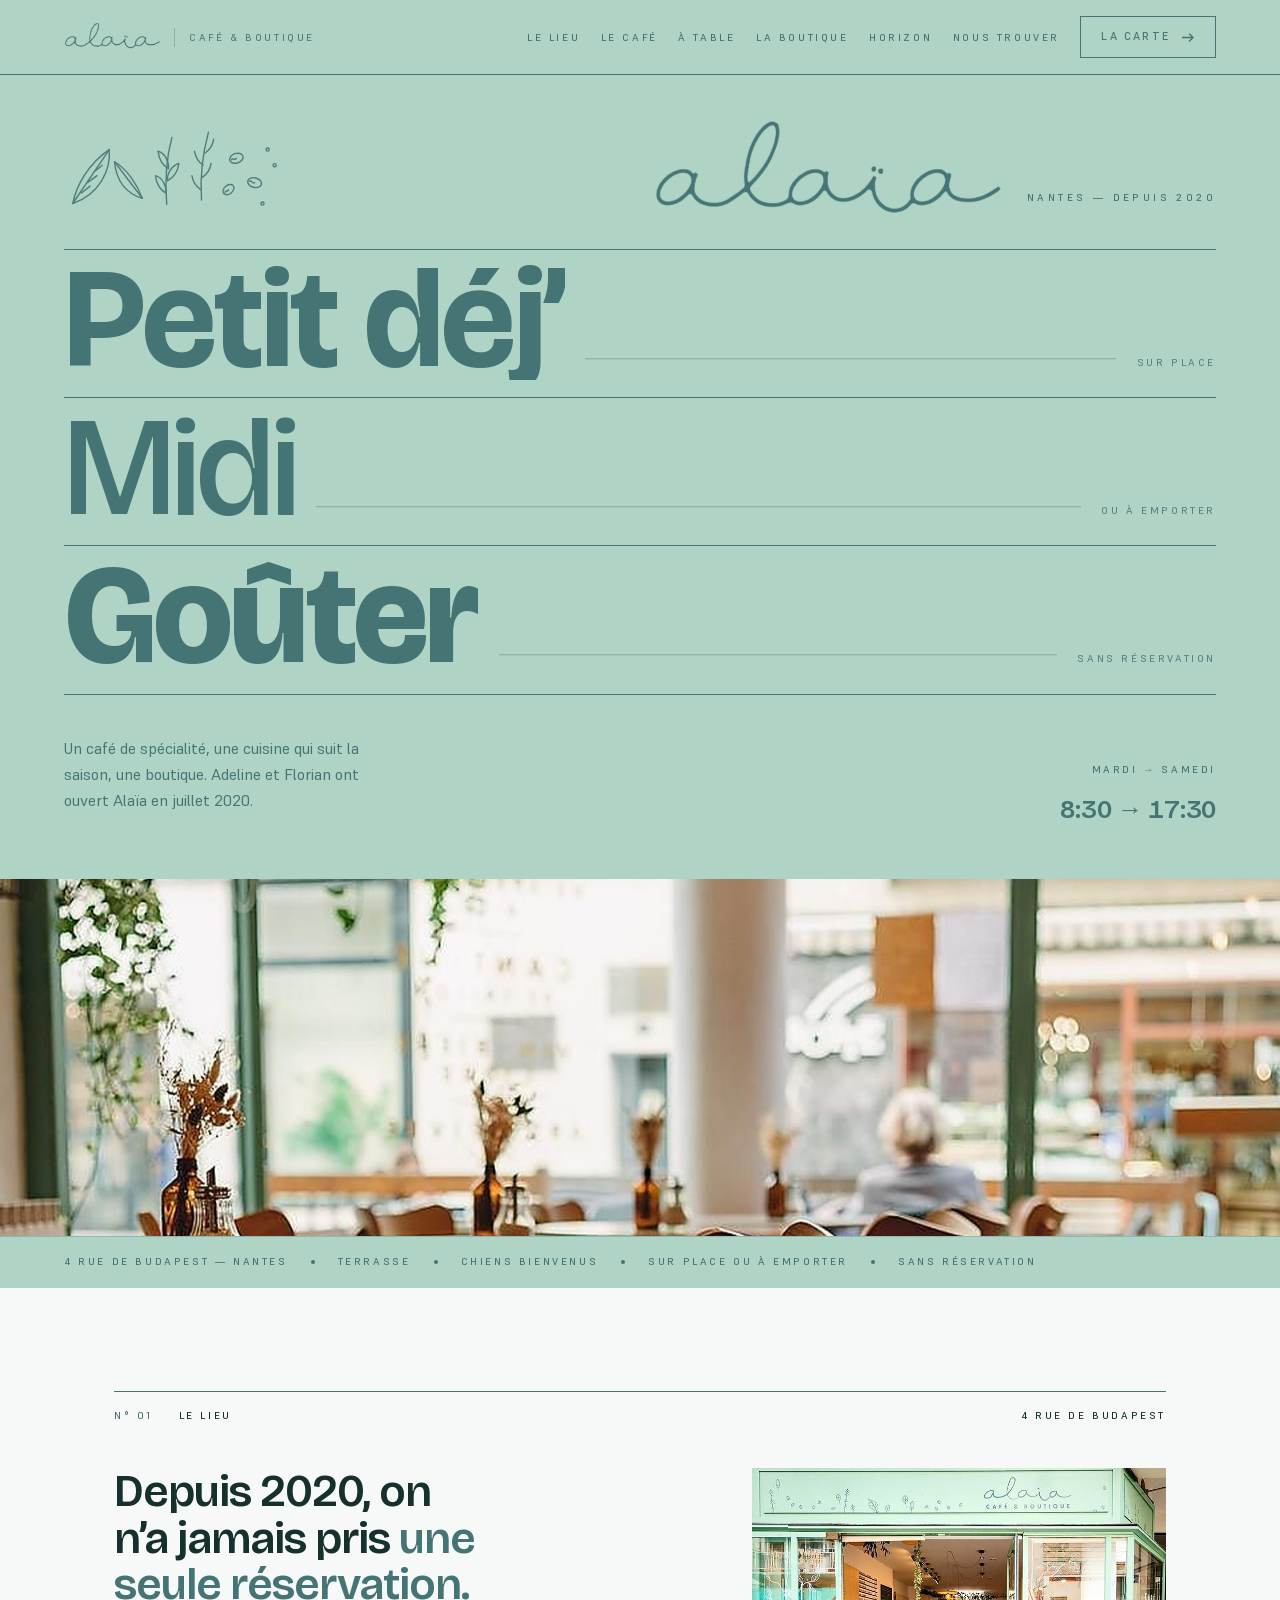
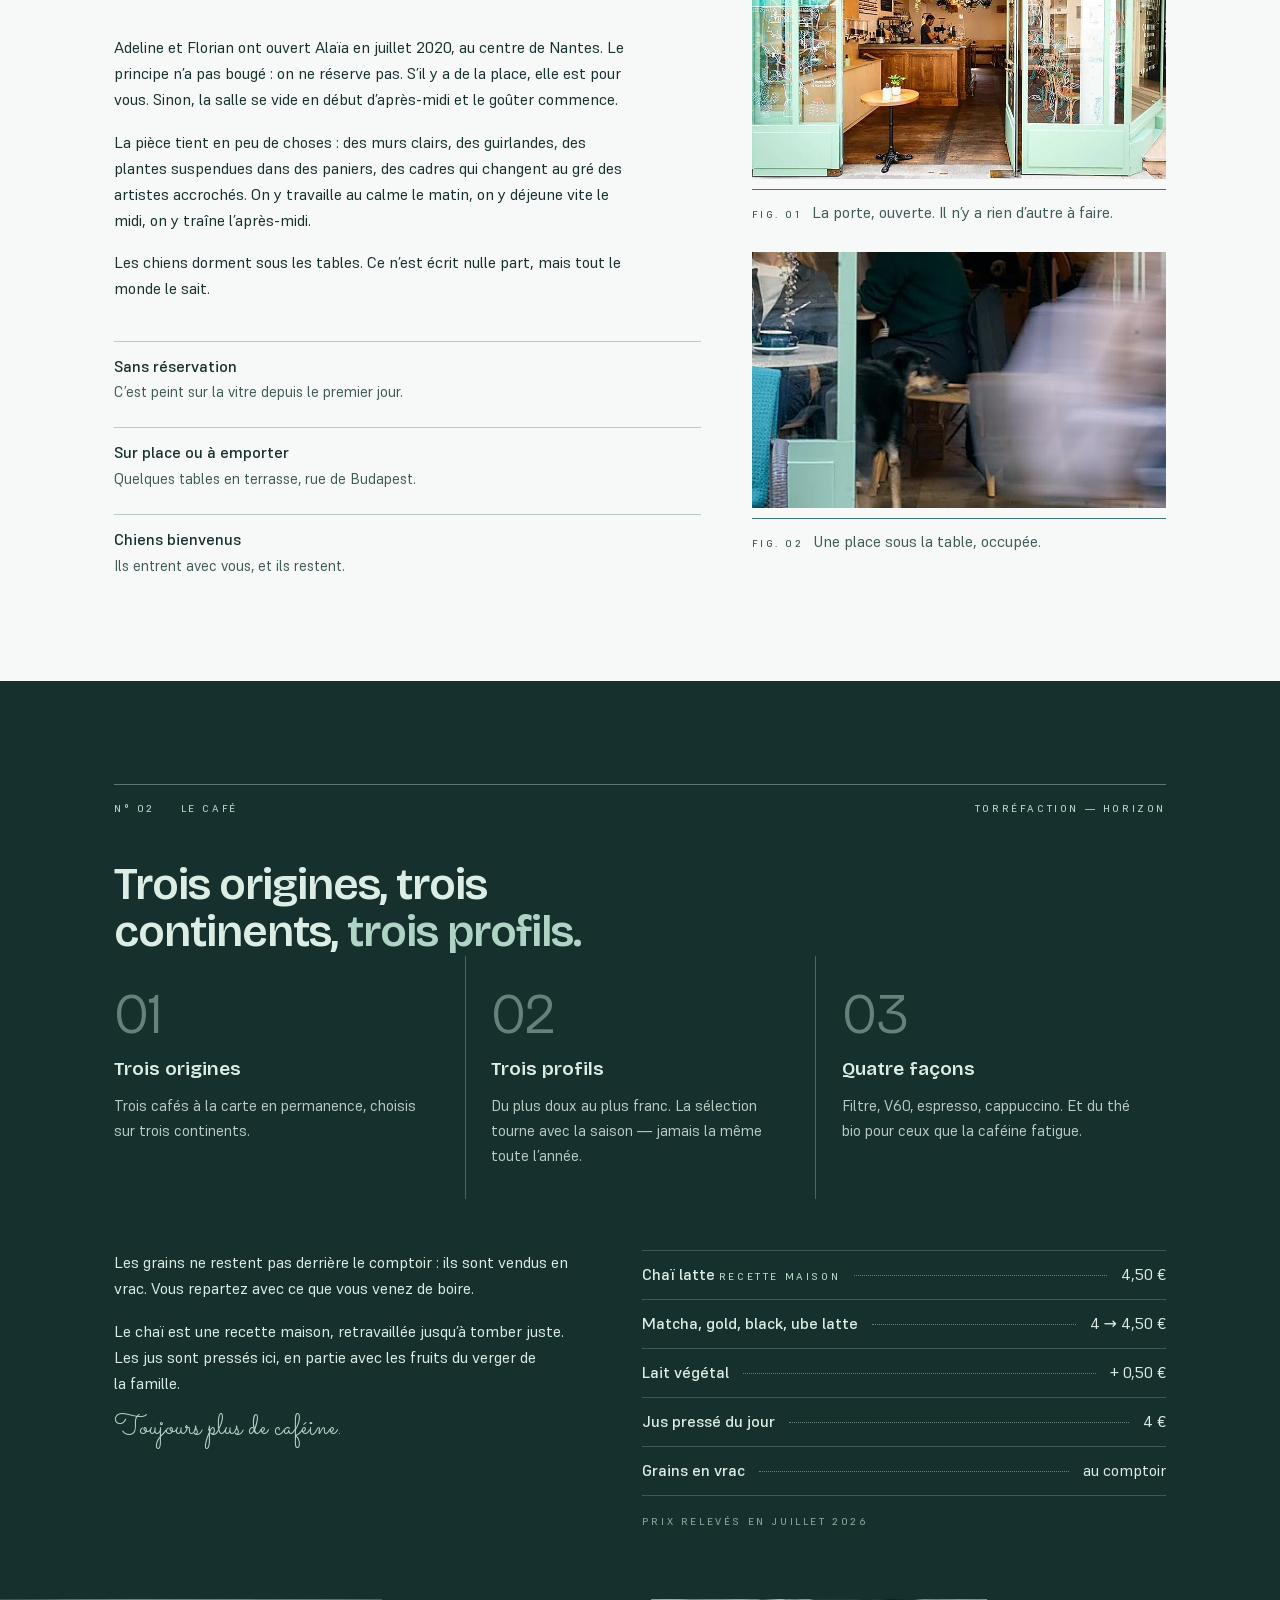
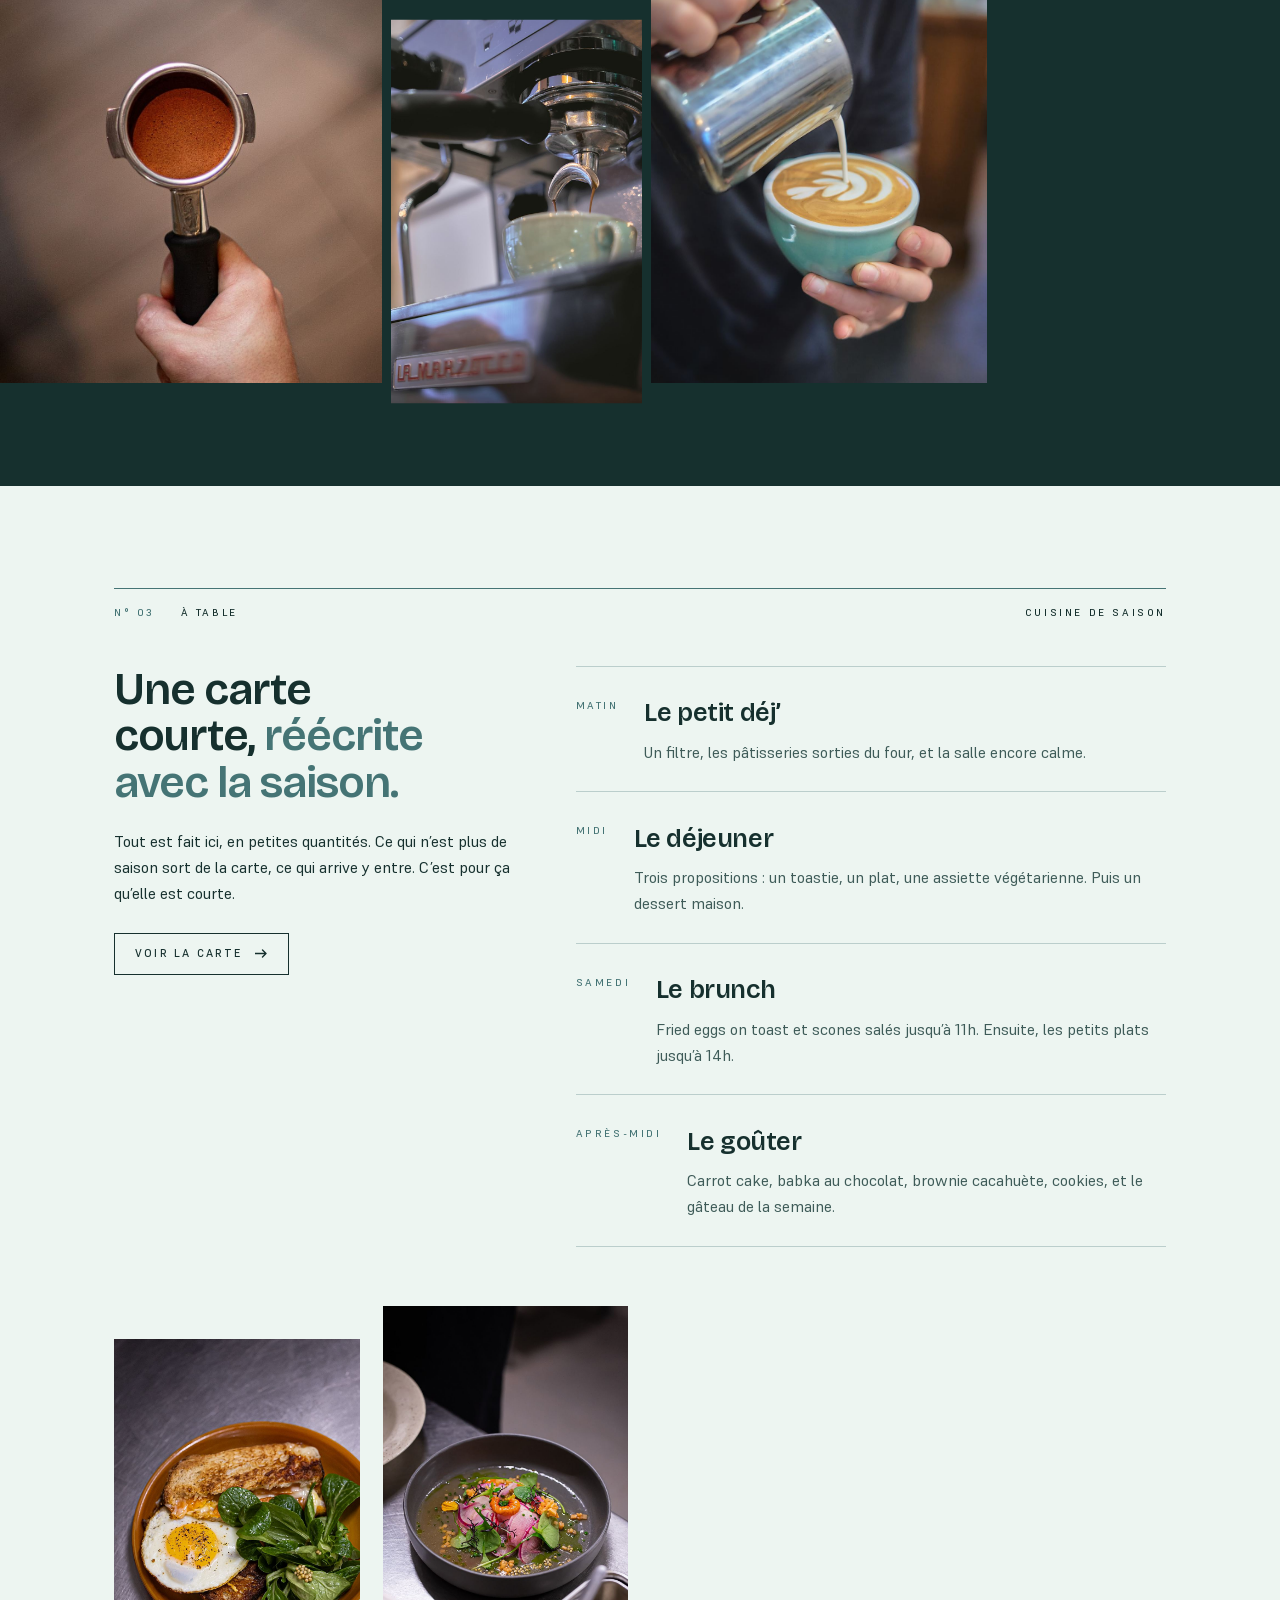
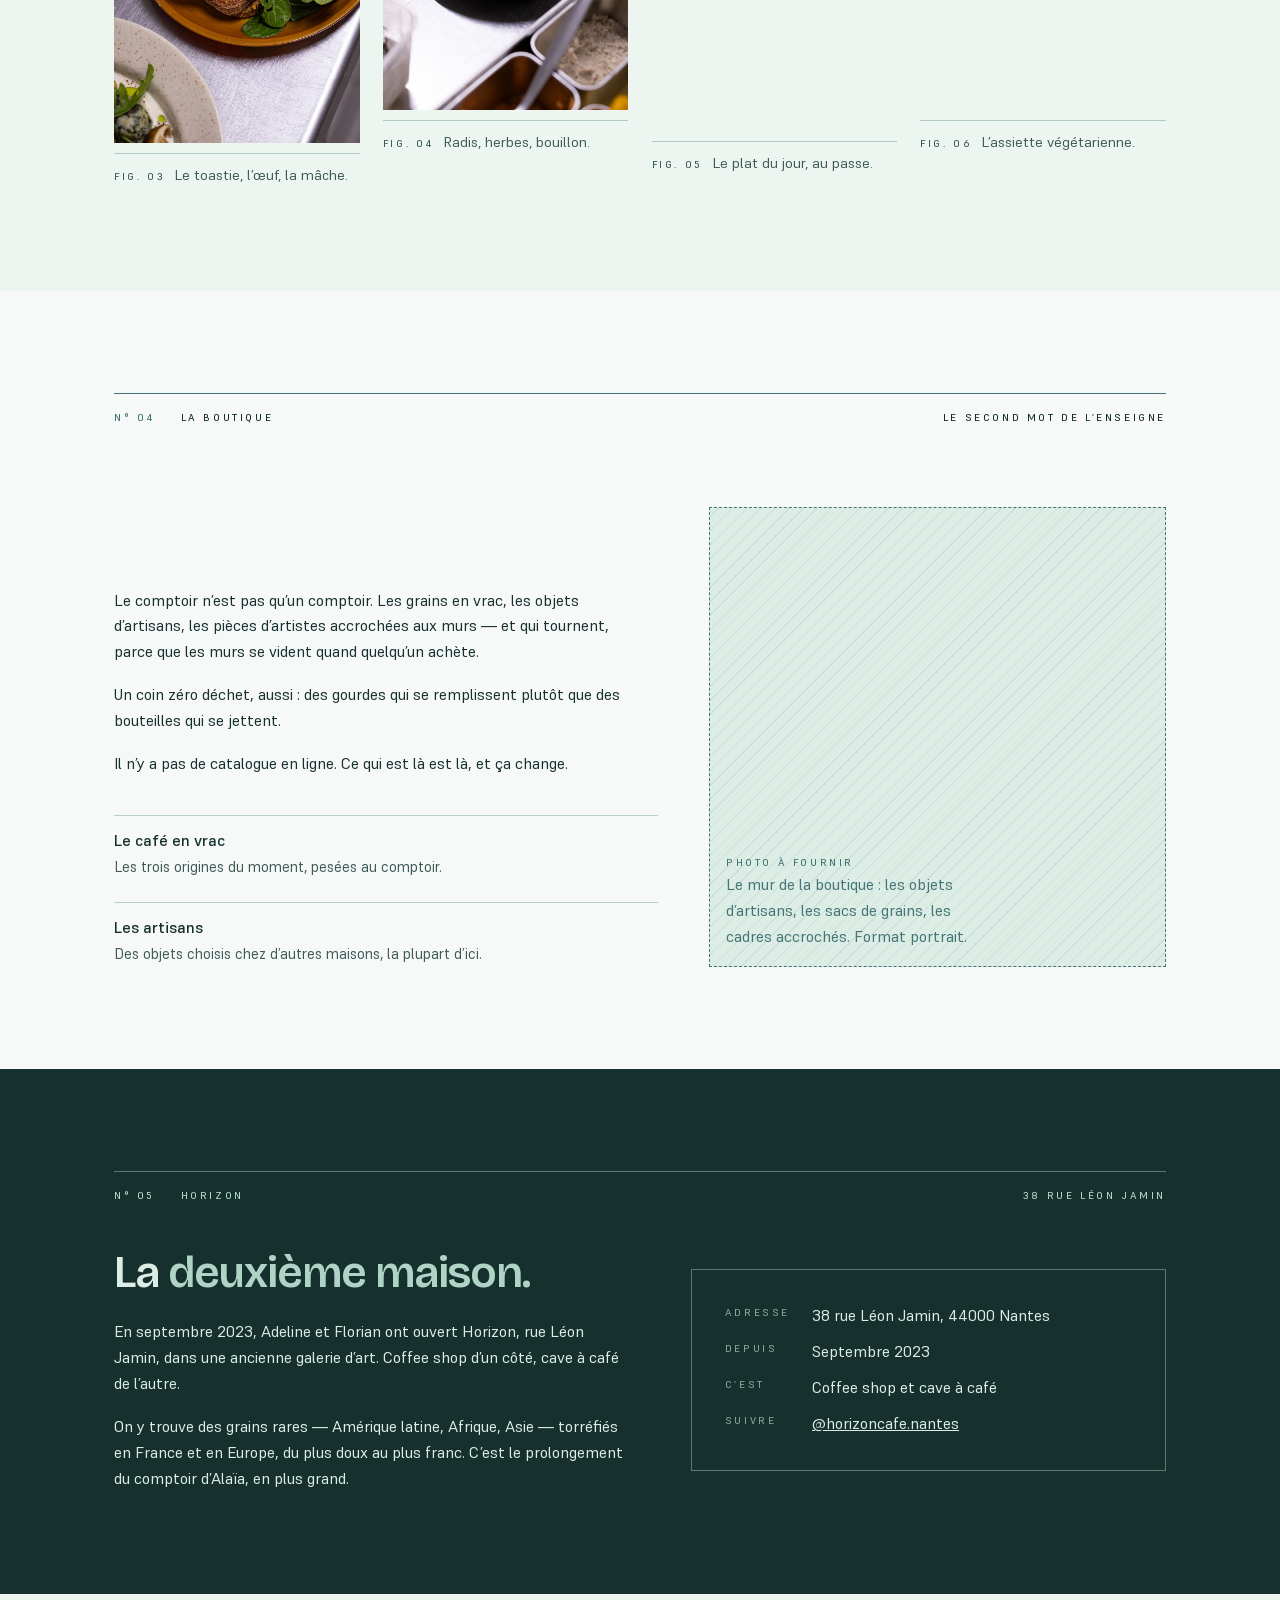
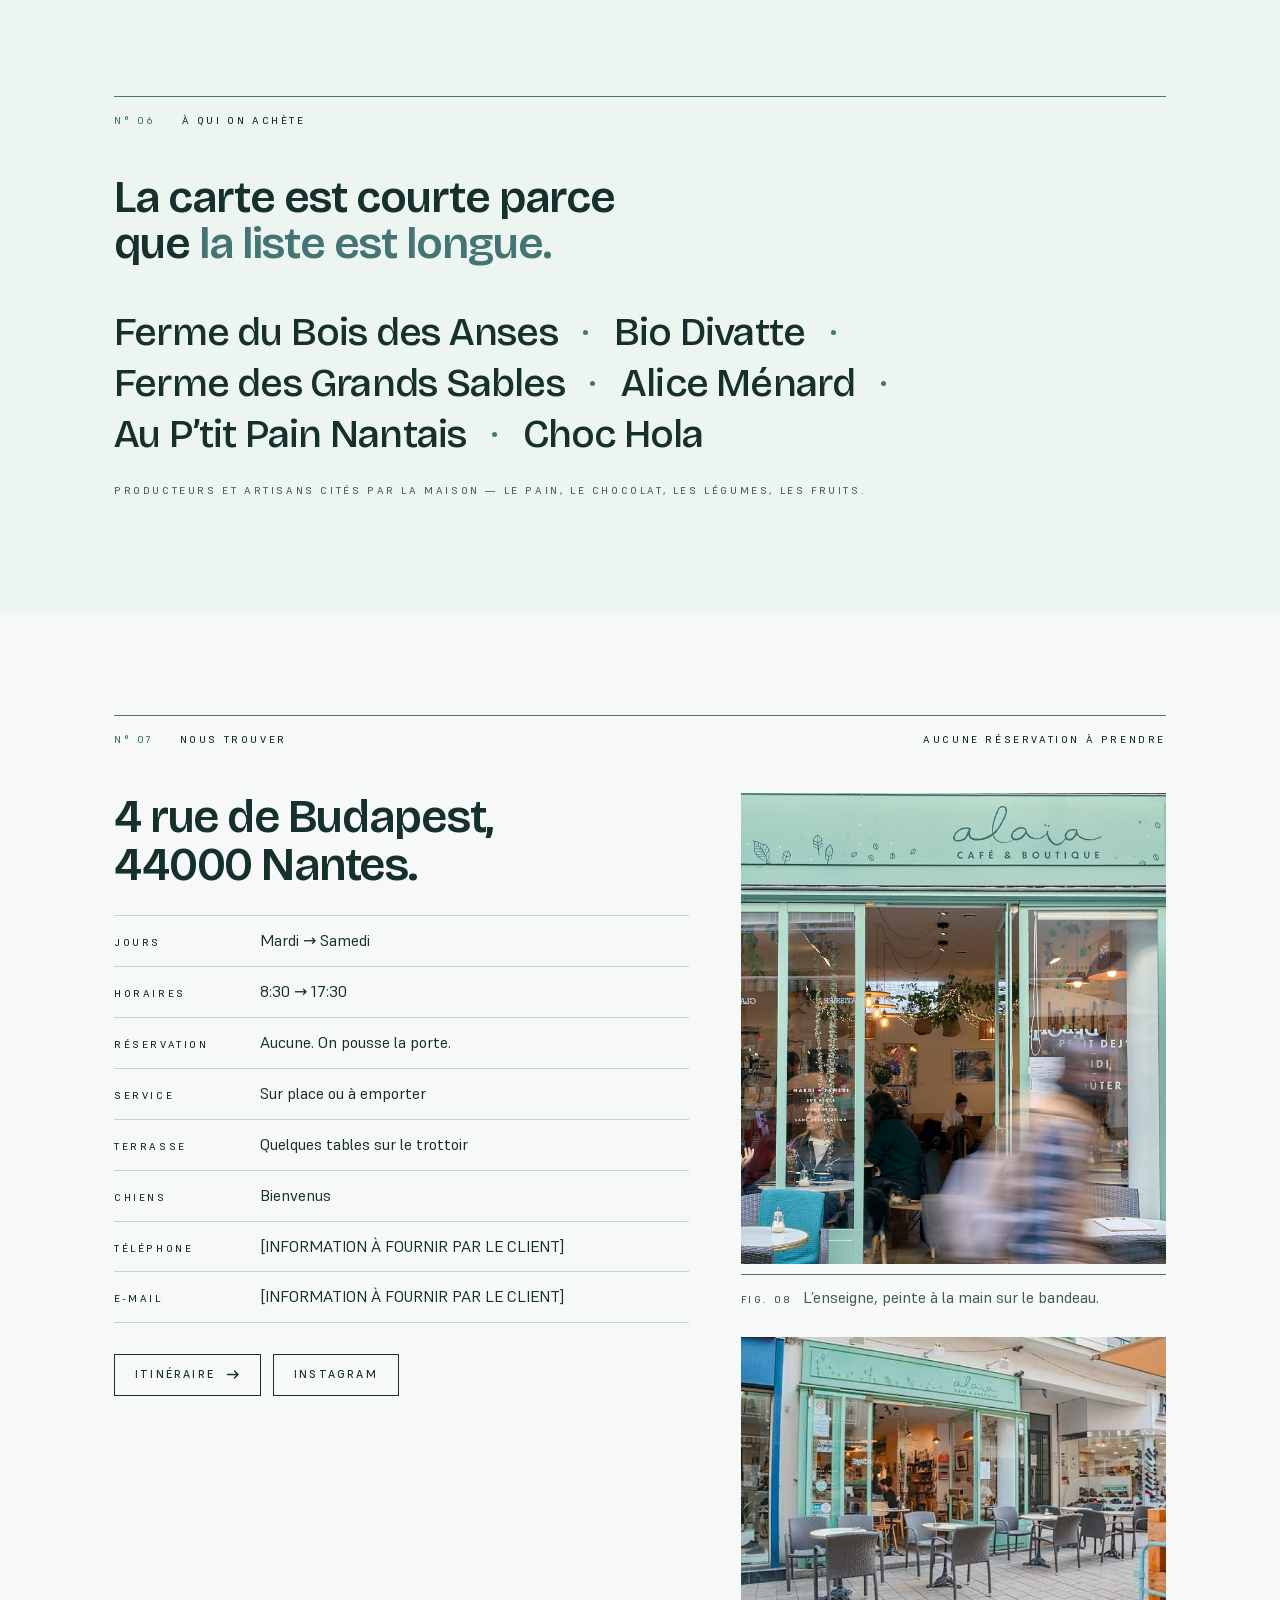
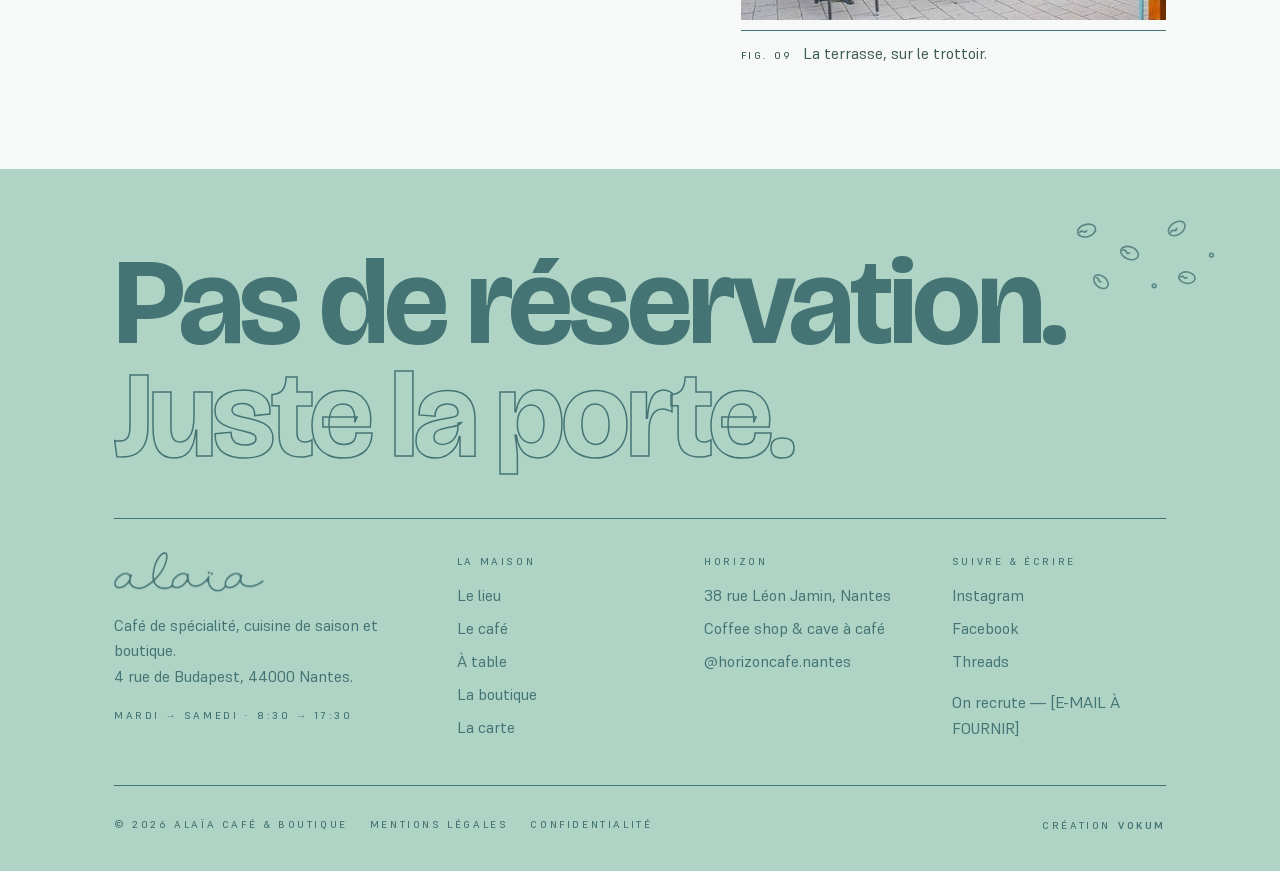
<file: index.html>
<!DOCTYPE html>
<html lang="fr">
<head>
<meta charset="utf-8">
<meta name="viewport" content="width=device-width, initial-scale=1">
<title>Alaïa café &amp; boutique — Café de spécialité, cuisine de saison et boutique à Nantes</title>
<meta name="description" content="Café de spécialité, cuisine de saison et boutique d'artisans, 4 rue de Budapest à Nantes. Du mardi au samedi, sur place ou à emporter, sans réservation. Chiens bienvenus.">
<link rel="canonical" href="/">
<meta name="theme-color" content="#AFD3C5">
<meta name="robots" content="index, follow">

<meta property="og:type" content="website">
<meta property="og:locale" content="fr_FR">
<meta property="og:site_name" content="Alaïa café &amp; boutique">
<meta property="og:title" content="Alaïa café &amp; boutique — Nantes">
<meta property="og:description" content="Café de spécialité, cuisine de saison et boutique. 4 rue de Budapest, Nantes. Du mardi au samedi, sans réservation.">
<meta property="og:image" content="assets/img/facade.jpg">
<meta property="og:image:alt" content="La devanture vert d'eau d'Alaïa, rue de Budapest à Nantes.">
<meta name="twitter:card" content="summary_large_image">

<link rel="icon" href="assets/img/favicon.svg" type="image/svg+xml">
<link rel="apple-touch-icon" href="assets/img/favicon-180.png">

<link rel="preload" href="assets/fonts/bricolage-var.woff2" as="font" type="font/woff2" crossorigin>
<link rel="preload" href="assets/fonts/supreme-400.woff2" as="font" type="font/woff2" crossorigin>
<link rel="stylesheet" href="assets/css/style.css">
<script type="module" src="assets/js/main.js"></script>

<!-- ═══════════════════ L'OUVERTURE — « le peintre passe » ═══════════════
     Pas de rideau, pas d'écran par-dessus : c'est la devanture elle-même qui
     se peint. Le mot d'abord, puis les trois lettrages, puis les fils, puis
     la vitre se dégage. On repose la peinture dans l'ordre où elle a été
     posée en vrai.

     Ce script est en ligne et sans dépendance, pour deux raisons :
     · il doit poser la classe AVANT le premier rendu (sinon le hero clignote) ;
     · il se démonte tout seul. Si le module JS tombe, les filets de sécurité
       ci-dessous rendent la page malgré tout — jamais d'écran resté noir. -->
<script>
(function () {
  var d = document.documentElement;
  var plat  = /[?&]plat/.test(location.search);
  var calme = window.matchMedia && window.matchMedia('(prefers-reduced-motion: reduce)').matches;

  // On retombe toujours sur la devanture : le navigateur ne restaure pas le scroll.
  if ('scrollRestoration' in history) history.scrollRestoration = 'manual';

  // `?plat` doit être posé AVANT le premier rendu, sinon la première seconde
  // s'anime quand même et les captures de contrôle sont faussées.
  if (plat) d.setAttribute('data-plat', '');
  if (plat || calme) return;      // ?plat et mouvement réduit : aucune ouverture.
  d.classList.add('intro');

  var fini = function () { d.classList.remove('intro', 'intro-go'); };
  var go = function () {
    d.classList.add('intro-go');
    setTimeout(fini, 3200);       // on retire les classes une fois la peinture sèche
  };

  // On attend les polices : peindre un mot en police de repli puis le voir
  // sauter, c'est pire que pas d'animation du tout.
  var parti = false;
  var lance = function () {
    if (parti) return;
    parti = true;
    requestAnimationFrame(go);
  };
  if (document.fonts && document.fonts.ready) {
    document.fonts.ready.then(lance);
    setTimeout(lance, 1200);      // filet : si les polices traînent, on part quand même
  } else {
    lance();
  }
  setTimeout(fini, 6000);         // filet dur : la page est lisible quoi qu'il arrive
})();
</script>
</head>

<body>
<a class="saut" href="#contenu">Aller au contenu</a>

<!-- ═══════════════════════════ L'ENSEIGNE ═══════════════════════════════
     Le bandeau vert d'eau de la devanture, repris en barre de navigation. -->
<header class="enseigne">
  <div class="enseigne__in">
    <a class="enseigne__marque" href="/" aria-label="Alaïa café & boutique — accueil">
      <span class="marque marque--script" role="img" aria-label="Alaïa"></span>
      <span class="peint enseigne__mention" aria-hidden="true">Café &amp; boutique</span>
    </a>

    <nav class="enseigne__nav" aria-label="Navigation principale">
      <a class="enseigne__lien peint" href="#lieu"     data-section="lieu">Le lieu</a>
      <a class="enseigne__lien peint" href="#cafe"     data-section="cafe">Le café</a>
      <a class="enseigne__lien peint" href="#table"    data-section="table">À table</a>
      <a class="enseigne__lien peint" href="#boutique" data-section="boutique">La boutique</a>
      <a class="enseigne__lien peint" href="#horizon"  data-section="horizon">Horizon</a>
      <a class="enseigne__lien peint" href="#trouver"  data-section="trouver">Nous trouver</a>
      <a class="carreau" href="carte.html">
        La carte
        <svg class="fleche" width="13" height="9" viewBox="0 0 13 9" fill="none" aria-hidden="true">
          <path d="M0 4.5h11M7.5 1 11 4.5 7.5 8" stroke="currentColor" stroke-width="1.4" stroke-linecap="round" stroke-linejoin="round"/>
        </svg>
      </a>
    </nav>

    <button class="cle" type="button" aria-expanded="false" aria-controls="tiroir">
      <span class="lecteur">Ouvrir le menu</span>
      <span class="cle__trait" aria-hidden="true"></span>
      <span class="cle__trait" aria-hidden="true"></span>
      <span class="cle__trait" aria-hidden="true"></span>
    </button>
  </div>
</header>

<div class="tiroir" id="tiroir" aria-hidden="true">
  <a class="tiroir__lien" href="#lieu">Le lieu <span class="numero peint">01</span></a>
  <a class="tiroir__lien" href="#cafe">Le café <span class="numero peint">02</span></a>
  <a class="tiroir__lien" href="#table">À table <span class="numero peint">03</span></a>
  <a class="tiroir__lien" href="#boutique">La boutique <span class="numero peint">04</span></a>
  <a class="tiroir__lien" href="#horizon">Horizon <span class="numero peint">05</span></a>
  <a class="tiroir__lien" href="#trouver">Nous trouver <span class="numero peint">07</span></a>
  <a class="tiroir__lien" href="carte.html">La carte <span class="numero peint">→</span></a>
  <div class="tiroir__pied">
    <p class="peint">Mardi → Samedi · 8:30 → 17:30</p>
    <p class="peint">4 rue de Budapest, Nantes · Sans réservation</p>
  </div>
</div>

<main id="contenu">

<!-- ═══════════════════════════ LA DEVANTURE ═════════════════════════════
     Le hero ne raconte rien qu'Alaïa n'écrive déjà sur sa vitre : les trois
     moments peints sur le carreau de droite, les trois services peints sur
     celui de gauche. Le site ne fait que les mettre à l'échelle. -->
<section class="devanture" aria-labelledby="titre-principal">

  <!-- Les feuilles et les grains peints sur le bandeau, redessinés au trait -->
  <svg class="devanture__jardin dessin tracer" viewBox="0 0 250 130" fill="none" aria-hidden="true">
    <path class="trait" d="M10 104C14 84 28 58 52 42c2 24-12 52-42 62Z"/>
    <path class="trait" d="M10 104 52 42M20 92l10-8M27 80l11-8M34 68l10-8"/>
    <path class="trait" d="M90 98C84 82 72 64 58 56c2 20 12 36 32 42Z"/>
    <path class="trait" d="M90 98 58 56"/>
    <path class="trait" d="M118 105c-2-25 0-55 6-77"/>
    <path class="trait" d="M117 92c-7-4-11-12-12-20 8 2 13 12 12 20ZM119 78c7-4 12-12 13-20-8 2-14 12-13 20ZM120 64c-7-4-11-12-12-20 8 2 13 12 12 20Z"/>
    <path class="trait" d="M158 100c-2-28 2-56 8-78"/>
    <path class="trait" d="M157 88c-6-4-9-10-10-16M159 74c6-4 9-10 10-16M160 60c-6-4-9-10-10-16M162 46c6-4 9-10 10-16"/>
    <g transform="translate(198 52) rotate(-18)">
      <ellipse class="trait" rx="8" ry="5.5"/><path class="trait" d="M-6 0c3-3 3 3 6 0"/>
    </g>
    <g transform="translate(219 80) rotate(14)">
      <ellipse class="trait" rx="8" ry="5.5"/><path class="trait" d="M-6 0c3-3 3 3 6 0"/>
    </g>
    <g transform="translate(189 88) rotate(-40)">
      <ellipse class="trait" rx="7" ry="5"/><path class="trait" d="M-5 0c2.5-2.5 2.5 2.5 5 0"/>
    </g>
    <circle class="trait" cx="234" cy="42" r="1.8"/>
    <circle class="trait" cx="242" cy="60" r="1.8"/>
    <circle class="trait" cx="228" cy="104" r="1.8"/>
  </svg>

  <div class="devanture__in">
    <div class="devanture__ligne">
      <h1 id="titre-principal" class="lecteur">Alaïa, café &amp; boutique à Nantes</h1>
      <span class="peindre devanture__marque">
        <span class="marque marque--script" aria-hidden="true"></span>
      </span>
      <p class="peint peint--large devanture__lieu">Nantes — depuis 2020</p>
    </div>

    <!-- Les trois mots du carreau de droite, à gauche ce qui est peint sur
         celui de gauche. La vitrine entière tient en trois lignes. -->
    <div class="mots">
      <div class="mots__l">
        <span class="mot"><span class="peindre">Petit déj’</span></span>
        <span class="mots__fil" aria-hidden="true"></span>
        <span class="peint">Sur place</span>
      </div>
      <div class="mots__l">
        <span class="mot"><span class="peindre">Midi</span></span>
        <span class="mots__fil" aria-hidden="true"></span>
        <span class="peint">Ou à emporter</span>
      </div>
      <div class="mots__l">
        <span class="mot"><span class="peindre">Goûter</span></span>
        <span class="mots__fil" aria-hidden="true"></span>
        <span class="peint">Sans réservation</span>
      </div>
    </div>

    <div class="devanture__socle">
      <p class="devanture__dit leve" data-retard="1">
        Un café de spécialité, une cuisine qui suit la saison, une boutique.
        Adeline et Florian ont ouvert Alaïa en juillet 2020.
      </p>
      <div class="devanture__horaire leve" data-retard="2">
        <p class="peint">Mardi → Samedi</p>
        <b>8:30 → 17:30</b>
      </div>
    </div>
  </div>

  <!-- On a peint les mots sur la vitre ; maintenant on entre. La bande montre
       la salle, pas le reflet du verre — les mentions restent sur le bandeau
       du dessous, là où l'encre tient sur la peinture. -->
  <div class="vitre">
    <img class="vitre__photo buee" data-vitre
         src="assets/img/salle-bandeau.jpg"
         width="1500" height="766"
         alt="La salle d'Alaïa : plantes retombantes accrochées aux vitres, bouquets de fleurs séchées sur les tables de bistrot, chaises en bois clair, banquette vert d'eau et la rue derrière les grandes fenêtres."
         fetchpriority="high" decoding="async">
  </div>
  <div class="rail-bas">
    <span class="peint">4 rue de Budapest — Nantes</span>
    <span class="pastille" aria-hidden="true"></span>
    <span class="peint">Terrasse</span>
    <span class="pastille" aria-hidden="true"></span>
    <span class="peint">Chiens bienvenus</span>
    <span class="pastille" aria-hidden="true"></span>
    <span class="peint">Sur place ou à emporter</span>
    <span class="pastille" aria-hidden="true"></span>
    <span class="peint">Sans réservation</span>
  </div>
</section>

<!-- ═══════════════════════════ 01 — LE LIEU ═════════════════════════════ -->
<section class="bloc" id="lieu" aria-labelledby="t-lieu">
  <div class="page page--etroit">
    <div class="rail">
      <span class="numero peint">N° 01</span>
      <span class="peint">Le lieu</span>
      <span class="peint rail__titre">4 rue de Budapest</span>
    </div>

    <div class="lieu">
      <div class="lieu__dire">
        <h2 class="titre leve" id="t-lieu">Depuis 2020, on n’a jamais pris <em>une seule réservation.</em></h2>
        <div class="texte leve" data-retard="1">
          <p>
            Adeline et Florian ont ouvert Alaïa en juillet 2020, au centre de Nantes.
            Le principe n’a pas bougé : on ne réserve pas. S’il y a de la place, elle
            est pour vous. Sinon, la salle se vide en début d’après-midi et le goûter
            commence.
          </p>
          <p>
            La pièce tient en peu de choses : des murs clairs, des guirlandes, des
            plantes suspendues dans des paniers, des cadres qui changent au gré des
            artistes accrochés. On y travaille au calme le matin, on y déjeune vite
            le midi, on y traîne l’après-midi.
          </p>
          <p>
            Les chiens dorment sous les tables. Ce n’est écrit nulle part, mais tout
            le monde le sait.
          </p>
        </div>

        <div class="lieu__notes leve" data-retard="2">
          <div class="lieu__note">
            <b>Sans réservation</b>
            <span>C’est peint sur la vitre depuis le premier jour.</span>
          </div>
          <div class="lieu__note">
            <b>Sur place ou à emporter</b>
            <span>Quelques tables en terrasse, rue de Budapest.</span>
          </div>
          <div class="lieu__note">
            <b>Chiens bienvenus</b>
            <span>Ils entrent avec vous, et ils restent.</span>
          </div>
        </div>
      </div>

      <div>
        <figure style="margin:0">
          <img class="buee" src="assets/img/devanture-comptoir.jpg" width="800" height="601"
               alt="La porte d'Alaïa grande ouverte sur le comptoir en bois : derrière, les silos de café en vrac et le tableau noir ; à gauche, les étagères de la boutique derrière la vitre peinte."
               loading="lazy" decoding="async">
          <figcaption class="lieu__legende">
            <span class="peint">Fig. 01</span>
            <span>La porte, ouverte. Il n’y a rien d’autre à faire.</span>
          </figcaption>
        </figure>

        <figure class="lieu__chien" style="margin:26px 0 0">
          <img class="buee" src="assets/img/detail-chien.jpg" width="460" height="285"
               alt="À l'intérieur du café : un chien debout près d'une table basse en bois, une tasse de cappuccino posée dessus, une cliente assise derrière."
               loading="lazy" decoding="async">
          <figcaption class="lieu__legende" style="max-width:460px">
            <span class="peint">Fig. 02</span>
            <span>Une place sous la table, occupée.</span>
          </figcaption>
        </figure>
      </div>
    </div>
  </div>
</section>

<!-- ═══════════════════════════ 02 — LE CAFÉ ═════════════════════════════
     Le produit héros : la raison pour laquelle on traverse la ville. -->
<section class="bloc bloc--encre" id="cafe" aria-labelledby="t-cafe">
  <div class="page page--etroit">
    <div class="rail">
      <span class="numero peint">N° 02</span>
      <span class="peint">Le café</span>
      <span class="peint rail__titre">Torréfaction — Horizon</span>
    </div>

    <h2 class="titre leve" id="t-cafe">Trois origines, trois continents, <em>trois profils.</em></h2>

    <div class="origines leve" data-retard="1">
      <div class="origine">
        <span class="origine__n">01</span>
        <h3 class="origine__t">Trois origines</h3>
        <p>Trois cafés à la carte en permanence, choisis sur trois continents.</p>
      </div>
      <div class="origine">
        <span class="origine__n">02</span>
        <h3 class="origine__t">Trois profils</h3>
        <p>Du plus doux au plus franc. La sélection tourne avec la saison — jamais la même toute l’année.</p>
      </div>
      <div class="origine">
        <span class="origine__n">03</span>
        <h3 class="origine__t">Quatre façons</h3>
        <p>Filtre, V60, espresso, cappuccino. Et du thé bio pour ceux que la caféine fatigue.</p>
      </div>
    </div>

    <div class="cafe__bas">
      <div class="texte leve">
        <p>
          Les grains ne restent pas derrière le comptoir : ils sont vendus en vrac.
          Vous repartez avec ce que vous venez de boire.
        </p>
        <p>
          Le chaï est une recette maison, retravaillée jusqu’à tomber juste. Les jus
          sont pressés ici, en partie avec les fruits du verger de la famille.
        </p>
        <p class="main" style="margin-top:.6em">Toujours plus de caféine.</p>
      </div>

      <div class="leve" data-retard="1">
        <ul class="liste">
          <li>
            <span class="liste__nom">Chaï latte <span class="peint">recette maison</span></span>
            <span class="liste__conduite" aria-hidden="true"></span>
            <span class="liste__prix">4,50 €</span>
          </li>
          <li>
            <span class="liste__nom">Matcha, gold, black, ube latte</span>
            <span class="liste__conduite" aria-hidden="true"></span>
            <span class="liste__prix">4 → 4,50 €</span>
          </li>
          <li>
            <span class="liste__nom">Lait végétal</span>
            <span class="liste__conduite" aria-hidden="true"></span>
            <span class="liste__prix">+ 0,50 €</span>
          </li>
          <li>
            <span class="liste__nom">Jus pressé du jour</span>
            <span class="liste__conduite" aria-hidden="true"></span>
            <span class="liste__prix">4 €</span>
          </li>
          <li>
            <span class="liste__nom">Grains en vrac</span>
            <span class="liste__conduite" aria-hidden="true"></span>
            <span class="liste__prix">au comptoir</span>
          </li>
        </ul>
        <p class="peint" style="margin-top:16px;opacity:.7">Prix relevés en juillet 2026</p>
      </div>
    </div>
  </div>

  <!-- La suite du comptoir. Bord à bord, sans légende : on longe le geste.
       Sur mobile la bande défile au doigt : `tabindex` la rend atteignable au
       clavier, sinon la zone défilante serait inaccessible (WCAG 2.1.1). -->
  <div class="comptoir" tabindex="0" role="group" aria-label="Le comptoir en images">
    <figure>
      <img class="buee" src="assets/img/cafe-porte-filtre.jpg" width="900" height="1482"
           alt="Une main tient un porte-filtre rempli de café fraîchement moulu, tassé et lissé."
           loading="lazy" decoding="async">
    </figure>
    <figure>
      <img class="buee" src="assets/img/cafe-extraction.jpg" width="900" height="1482"
           alt="L'espresso coule de la machine La Marzocco en deux filets, dans une tasse en céramique vert d'eau."
           loading="lazy" decoding="async">
    </figure>
    <figure>
      <img class="buee" src="assets/img/cafe-latte.jpg" width="900" height="1482"
           alt="Un barista verse le lait dans une tasse vert d'eau et y dessine une rosetta."
           loading="lazy" decoding="async">
    </figure>
    <figure>
      <img class="buee" src="assets/img/cafe-deux-tasses.jpg" width="900" height="1482"
           alt="Deux tasses d'espresso vues du dessus sur le comptoir en métal, l'une sur une soucoupe vert d'eau, l'autre sur une soucoupe brune."
           loading="lazy" decoding="async">
    </figure>
  </div>
</section>

<!-- ═══════════════════════════ 03 — À TABLE ═════════════════════════════ -->
<section class="bloc bloc--verre" id="table" aria-labelledby="t-table">
  <div class="page page--etroit">
    <div class="rail">
      <span class="numero peint">N° 03</span>
      <span class="peint">À table</span>
      <span class="peint rail__titre">Cuisine de saison</span>
    </div>

    <div class="table">
      <div>
        <h2 class="titre leve" id="t-table">Une carte courte, <em>réécrite avec la saison.</em></h2>
        <div class="texte leve" data-retard="1" style="margin-top:22px">
          <p>
            Tout est fait ici, en petites quantités. Ce qui n’est plus de saison sort
            de la carte, ce qui arrive y entre. C’est pour ça qu’elle est courte.
          </p>
        </div>
        <p class="leve" data-retard="2" style="margin-top:26px">
          <a class="carreau carreau--encre" href="carte.html">
            Voir la carte
            <svg class="fleche" width="13" height="9" viewBox="0 0 13 9" fill="none" aria-hidden="true">
              <path d="M0 4.5h11M7.5 1 11 4.5 7.5 8" stroke="currentColor" stroke-width="1.4" stroke-linecap="round" stroke-linejoin="round"/>
            </svg>
          </a>
        </p>
      </div>

      <div class="moments leve" data-retard="1">
        <article class="moment">
          <span class="moment__h peint">Matin</span>
          <div>
            <h3 class="moment__t">Le petit déj’</h3>
            <p>Un filtre, les pâtisseries sorties du four, et la salle encore calme.</p>
          </div>
        </article>
        <article class="moment">
          <span class="moment__h peint">Midi</span>
          <div>
            <h3 class="moment__t">Le déjeuner</h3>
            <p>Trois propositions : un toastie, un plat, une assiette végétarienne. Puis un dessert maison.</p>
          </div>
        </article>
        <article class="moment">
          <span class="moment__h peint">Samedi</span>
          <div>
            <h3 class="moment__t">Le brunch</h3>
            <p>Fried eggs on toast et scones salés jusqu’à 11h. Ensuite, les petits plats jusqu’à 14h.</p>
          </div>
        </article>
        <article class="moment">
          <span class="moment__h peint">Après-midi</span>
          <div>
            <h3 class="moment__t">Le goûter</h3>
            <p>Carrot cake, babka au chocolat, brownie cacahuète, cookies, et le gâteau de la semaine.</p>
          </div>
        </article>
      </div>
    </div>

    <!-- Les assiettes. Les légendes décrivent ce qu'on voit, sans nommer un
         plat de la carte : la carte change, et rien n'est inventé ici. -->
    <div class="assiettes">
      <figure>
        <img class="buee" src="assets/img/midi-toastie.jpg" width="900" height="1482"
             alt="Un toastie grillé coupé en deux, un œuf au plat poivré et une salade de mâche, sur une assiette ocre posée sur le passe en inox."
             loading="lazy" decoding="async">
        <figcaption><span class="peint">Fig. 03</span><span>Le toastie, l’œuf, la mâche.</span></figcaption>
      </figure>
      <figure>
        <img class="buee" src="assets/img/midi-radis.jpg" width="900" height="1482"
             alt="Un bol sombre : lamelles de radis rose, herbes fraîches, graines et bouillon clair."
             loading="lazy" decoding="async">
        <figcaption><span class="peint">Fig. 04</span><span>Radis, herbes, bouillon.</span></figcaption>
      </figure>
      <figure>
        <img class="buee" src="assets/img/midi-poisson.jpg" width="900" height="1482"
             alt="Un filet de poisson blanc, des carottes rôties et une sauce jaune, sur une assiette mouchetée ; à côté, le ticket de cuisine."
             loading="lazy" decoding="async">
        <figcaption><span class="peint">Fig. 05</span><span>Le plat du jour, au passe.</span></figcaption>
      </figure>
      <figure>
        <img class="buee" src="assets/img/midi-vert.jpg" width="900" height="1482"
             alt="Une assiette végétarienne : quenelles vertes, champignons, pousses et fleurs de capucine sur une crème claire."
             loading="lazy" decoding="async">
        <figcaption><span class="peint">Fig. 06</span><span>L’assiette végétarienne.</span></figcaption>
      </figure>
    </div>
  </div>
</section>

<!-- ═══════════════════════════ 04 — LA BOUTIQUE ═════════════════════════ -->
<section class="bloc" id="boutique" aria-labelledby="t-boutique">
  <div class="page page--etroit">
    <div class="rail">
      <span class="numero peint">N° 04</span>
      <span class="peint">La boutique</span>
      <span class="peint rail__titre">Le second mot de l’enseigne</span>
    </div>

    <div class="boutique">
      <div>
        <h2 class="titre leve" id="t-boutique">Ce qui est bon <em>se rapporte.</em></h2>
        <div class="texte leve" data-retard="1" style="margin-top:22px">
          <p>
            Le comptoir n’est pas qu’un comptoir. Les grains en vrac, les objets
            d’artisans, les pièces d’artistes accrochées aux murs — et qui tournent,
            parce que les murs se vident quand quelqu’un achète.
          </p>
          <p>
            Un coin zéro déchet, aussi : des gourdes qui se remplissent plutôt que
            des bouteilles qui se jettent.
          </p>
          <p>
            Il n’y a pas de catalogue en ligne. Ce qui est là est là, et ça change.
          </p>
        </div>
        <div class="lieu__notes leve" data-retard="2">
          <div class="lieu__note">
            <b>Le café en vrac</b>
            <span>Les trois origines du moment, pesées au comptoir.</span>
          </div>
          <div class="lieu__note">
            <b>Les artisans</b>
            <span>Des objets choisis chez d’autres maisons, la plupart d’ici.</span>
          </div>
        </div>
      </div>

      <!-- Emplacement photo : aucune des photos fournies ne montre la boutique
           elle-même. On nomme ce qui manque plutôt que d'y mettre une image
           qui parle d'autre chose. Voir README.md § « Photos à produire ». -->
      <div class="boutique__photo">
        <div class="attente" style="min-height:clamp(300px,40vw,460px)">
          <span class="peint">Photo à fournir</span>
          <span>Le mur de la boutique : les objets d’artisans, les sacs de grains, les cadres accrochés. Format portrait.</span>
        </div>
      </div>
    </div>
  </div>
</section>

<!-- ═══════════════════════════ 05 — HORIZON ═════════════════════════════ -->
<section class="bloc bloc--encre" id="horizon" aria-labelledby="t-horizon">
  <div class="page page--etroit">
    <div class="rail">
      <span class="numero peint">N° 05</span>
      <span class="peint">Horizon</span>
      <span class="peint rail__titre">38 rue Léon Jamin</span>
    </div>

    <div class="horizon">
      <div>
        <h2 class="titre leve" id="t-horizon">La <em>deuxième maison.</em></h2>
        <div class="texte leve" data-retard="1" style="margin-top:22px">
          <p>
            En septembre 2023, Adeline et Florian ont ouvert Horizon, rue Léon Jamin,
            dans une ancienne galerie d’art. Coffee shop d’un côté, cave à café de
            l’autre.
          </p>
          <p>
            On y trouve des grains rares — Amérique latine, Afrique, Asie — torréfiés
            en France et en Europe, du plus doux au plus franc. C’est le prolongement
            du comptoir d’Alaïa, en plus grand.
          </p>
        </div>
      </div>

      <div class="horizon__carte leve" data-retard="2">
        <dl>
          <dt class="peint">Adresse</dt>
          <dd>38 rue Léon Jamin, 44000 Nantes</dd>
          <dt class="peint">Depuis</dt>
          <dd>Septembre 2023</dd>
          <dt class="peint">C’est</dt>
          <dd>Coffee shop et cave à café</dd>
          <dt class="peint">Suivre</dt>
          <dd>
            <a href="https://www.instagram.com/horizoncafe.nantes/" target="_blank" rel="noopener noreferrer">
              @horizoncafe.nantes
            </a>
          </dd>
        </dl>
      </div>
    </div>
  </div>
</section>

<!-- ═══════════════════════════ 06 — LES GENS ════════════════════════════ -->
<section class="bloc bloc--verre" aria-labelledby="t-gens">
  <div class="page page--etroit">
    <div class="rail">
      <span class="numero peint">N° 06</span>
      <span class="peint">À qui on achète</span>
    </div>

    <h2 class="titre leve" id="t-gens" style="max-width:24ch;margin-bottom:clamp(24px,3vw,40px)">
      La carte est courte parce que <em>la liste est longue.</em>
    </h2>

    <ul class="gens leve" data-retard="1">
      <li><span class="gens__nom">Ferme du Bois des Anses</span></li>
      <li><span class="gens__nom">Bio Divatte</span></li>
      <li><span class="gens__nom">Ferme des Grands Sables</span></li>
      <li><span class="gens__nom">Alice Ménard</span></li>
      <li><span class="gens__nom">Au P’tit Pain Nantais</span></li>
      <li><span class="gens__nom">Choc Hola</span></li>
    </ul>
    <p class="peint leve" data-retard="2" style="margin-top:22px;opacity:.75">
      Producteurs et artisans cités par la maison — le pain, le chocolat, les légumes, les fruits.
    </p>
  </div>
</section>

<!-- ═══════════════════════════ 07 — NOUS TROUVER ════════════════════════ -->
<section class="bloc" id="trouver" aria-labelledby="t-trouver">
  <div class="page page--etroit">
    <div class="rail">
      <span class="numero peint">N° 07</span>
      <span class="peint">Nous trouver</span>
      <span class="peint rail__titre">Aucune réservation à prendre</span>
    </div>

    <div class="trouver">
      <div>
        <h2 class="lecteur" id="t-trouver">Nous trouver</h2>
        <p class="trouver__adresse leve">4 rue de Budapest,<br>44000 Nantes.</p>

        <dl class="trouver__faits leve" data-retard="1">
          <div class="fait"><dt class="peint">Jours</dt><dd>Mardi → Samedi</dd></div>
          <div class="fait"><dt class="peint">Horaires</dt><dd>8:30 → 17:30</dd></div>
          <div class="fait"><dt class="peint">Réservation</dt><dd>Aucune. On pousse la porte.</dd></div>
          <div class="fait"><dt class="peint">Service</dt><dd>Sur place ou à emporter</dd></div>
          <div class="fait"><dt class="peint">Terrasse</dt><dd>Quelques tables sur le trottoir</dd></div>
          <div class="fait"><dt class="peint">Chiens</dt><dd>Bienvenus</dd></div>
          <div class="fait"><dt class="peint">Téléphone</dt><dd>[INFORMATION À FOURNIR PAR LE CLIENT]</dd></div>
          <div class="fait"><dt class="peint">E-mail</dt><dd>[INFORMATION À FOURNIR PAR LE CLIENT]</dd></div>
        </dl>

        <div class="trouver__actions leve" data-retard="2">
          <a class="carreau carreau--encre"
             href="https://www.google.com/maps/dir/?api=1&destination=4+rue+de+Budapest+44000+Nantes"
             target="_blank" rel="noopener noreferrer">
            Itinéraire
            <svg class="fleche" width="13" height="9" viewBox="0 0 13 9" fill="none" aria-hidden="true">
              <path d="M0 4.5h11M7.5 1 11 4.5 7.5 8" stroke="currentColor" stroke-width="1.4" stroke-linecap="round" stroke-linejoin="round"/>
            </svg>
          </a>
          <a class="carreau carreau--encre" href="https://www.instagram.com/alaiacafeboutique/" target="_blank" rel="noopener noreferrer">
            Instagram
          </a>
        </div>
      </div>

      <div class="leve" data-retard="1">
        <figure style="margin:0">
          <img class="buee" src="assets/img/facade.jpg" width="1400" height="1550"
               alt="La devanture vert d'eau d'Alaïa, 4 rue de Budapest à Nantes : l'enseigne peinte à la main, les grandes vitres et la salle éclairée à l'intérieur."
               loading="lazy" decoding="async">
          <figcaption class="lieu__legende">
            <span class="peint">Fig. 08</span>
            <span>L’enseigne, peinte à la main sur le bandeau.</span>
          </figcaption>
        </figure>

        <figure style="margin:26px 0 0">
          <img class="buee" src="assets/img/terrasse.jpg" width="678" height="452"
               alt="La terrasse d'Alaïa : des tables rondes et des chaises en résine tressée alignées sur le trottoir, devant la devanture vert d'eau."
               loading="lazy" decoding="async">
          <figcaption class="lieu__legende">
            <span class="peint">Fig. 09</span>
            <span>La terrasse, sur le trottoir.</span>
          </figcaption>
        </figure>
      </div>
    </div>
  </div>
</section>

</main>

<!-- ═══════════════════════════ LE PIED ══════════════════════════════════
     La dernière section est peinte comme la première : c'est le rideau. -->
<footer class="pied">
  <svg class="pied__grains dessin" viewBox="0 0 150 90" fill="none" aria-hidden="true">
    <g transform="translate(24 22) rotate(-16)"><ellipse class="trait" rx="9" ry="6"/><path class="trait" d="M-7 0c3.5-3.5 3.5 3.5 7 0"/></g>
    <g transform="translate(66 44) rotate(22)"><ellipse class="trait" rx="9" ry="6"/><path class="trait" d="M-7 0c3.5-3.5 3.5 3.5 7 0"/></g>
    <g transform="translate(112 20) rotate(-34)"><ellipse class="trait" rx="9" ry="6"/><path class="trait" d="M-7 0c3.5-3.5 3.5 3.5 7 0"/></g>
    <g transform="translate(38 72) rotate(40)"><ellipse class="trait" rx="8" ry="5.5"/><path class="trait" d="M-6 0c3-3 3 3 6 0"/></g>
    <g transform="translate(122 68) rotate(8)"><ellipse class="trait" rx="8" ry="5.5"/><path class="trait" d="M-6 0c3-3 3 3 6 0"/></g>
    <circle class="trait" cx="90" cy="76" r="1.8"/>
    <circle class="trait" cx="146" cy="46" r="1.8"/>
  </svg>

  <div class="page page--etroit">
    <p class="pied__mot rideau"><span>Pas de réservation.<br><em>Juste la porte.</em></span></p>

    <div class="pied__grille">
      <div class="pied__col pied__marque">
        <span class="marque marque--script" aria-hidden="true"></span>
        <p>Café de spécialité, cuisine de saison et boutique.<br>4 rue de Budapest, 44000 Nantes.</p>
        <p class="peint" style="margin-top:14px">Mardi → Samedi · 8:30 → 17:30</p>
      </div>

      <div class="pied__col">
        <h3 class="peint">La maison</h3>
        <ul>
          <li><a href="#lieu">Le lieu</a></li>
          <li><a href="#cafe">Le café</a></li>
          <li><a href="#table">À table</a></li>
          <li><a href="#boutique">La boutique</a></li>
          <li><a href="carte.html">La carte</a></li>
        </ul>
      </div>

      <div class="pied__col">
        <h3 class="peint">Horizon</h3>
        <ul>
          <li>38 rue Léon Jamin, Nantes</li>
          <li>Coffee shop &amp; cave à café</li>
          <li><a href="https://www.instagram.com/horizoncafe.nantes/" target="_blank" rel="noopener noreferrer">@horizoncafe.nantes</a></li>
        </ul>
      </div>

      <div class="pied__col">
        <h3 class="peint">Suivre &amp; écrire</h3>
        <ul>
          <li><a href="https://www.instagram.com/alaiacafeboutique/" target="_blank" rel="noopener noreferrer">Instagram</a></li>
          <li><a href="https://www.facebook.com/alaiacafeboutique/" target="_blank" rel="noopener noreferrer">Facebook</a></li>
          <li><a href="https://www.threads.net/@alaiacafeboutique" target="_blank" rel="noopener noreferrer">Threads</a></li>
          <li style="margin-top:8px">On recrute — [E-MAIL À FOURNIR]</li>
        </ul>
      </div>
    </div>

    <div class="pied__bas">
      <nav class="pied__legal peint" aria-label="Liens légaux">
        <span>© 2026 Alaïa café &amp; boutique</span>
        <a href="mentions-legales.html">Mentions légales</a>
        <a href="confidentialite.html">Confidentialité</a>
      </nav>

      <p class="vokum peint">
        Création
        <a href="https://vokumagency.com" target="_blank" rel="noopener noreferrer"
           aria-label="Visiter le site de l’agence Vokum">Vokum</a>
      </p>
    </div>
  </div>
</footer>

</body>
</html>
</file>
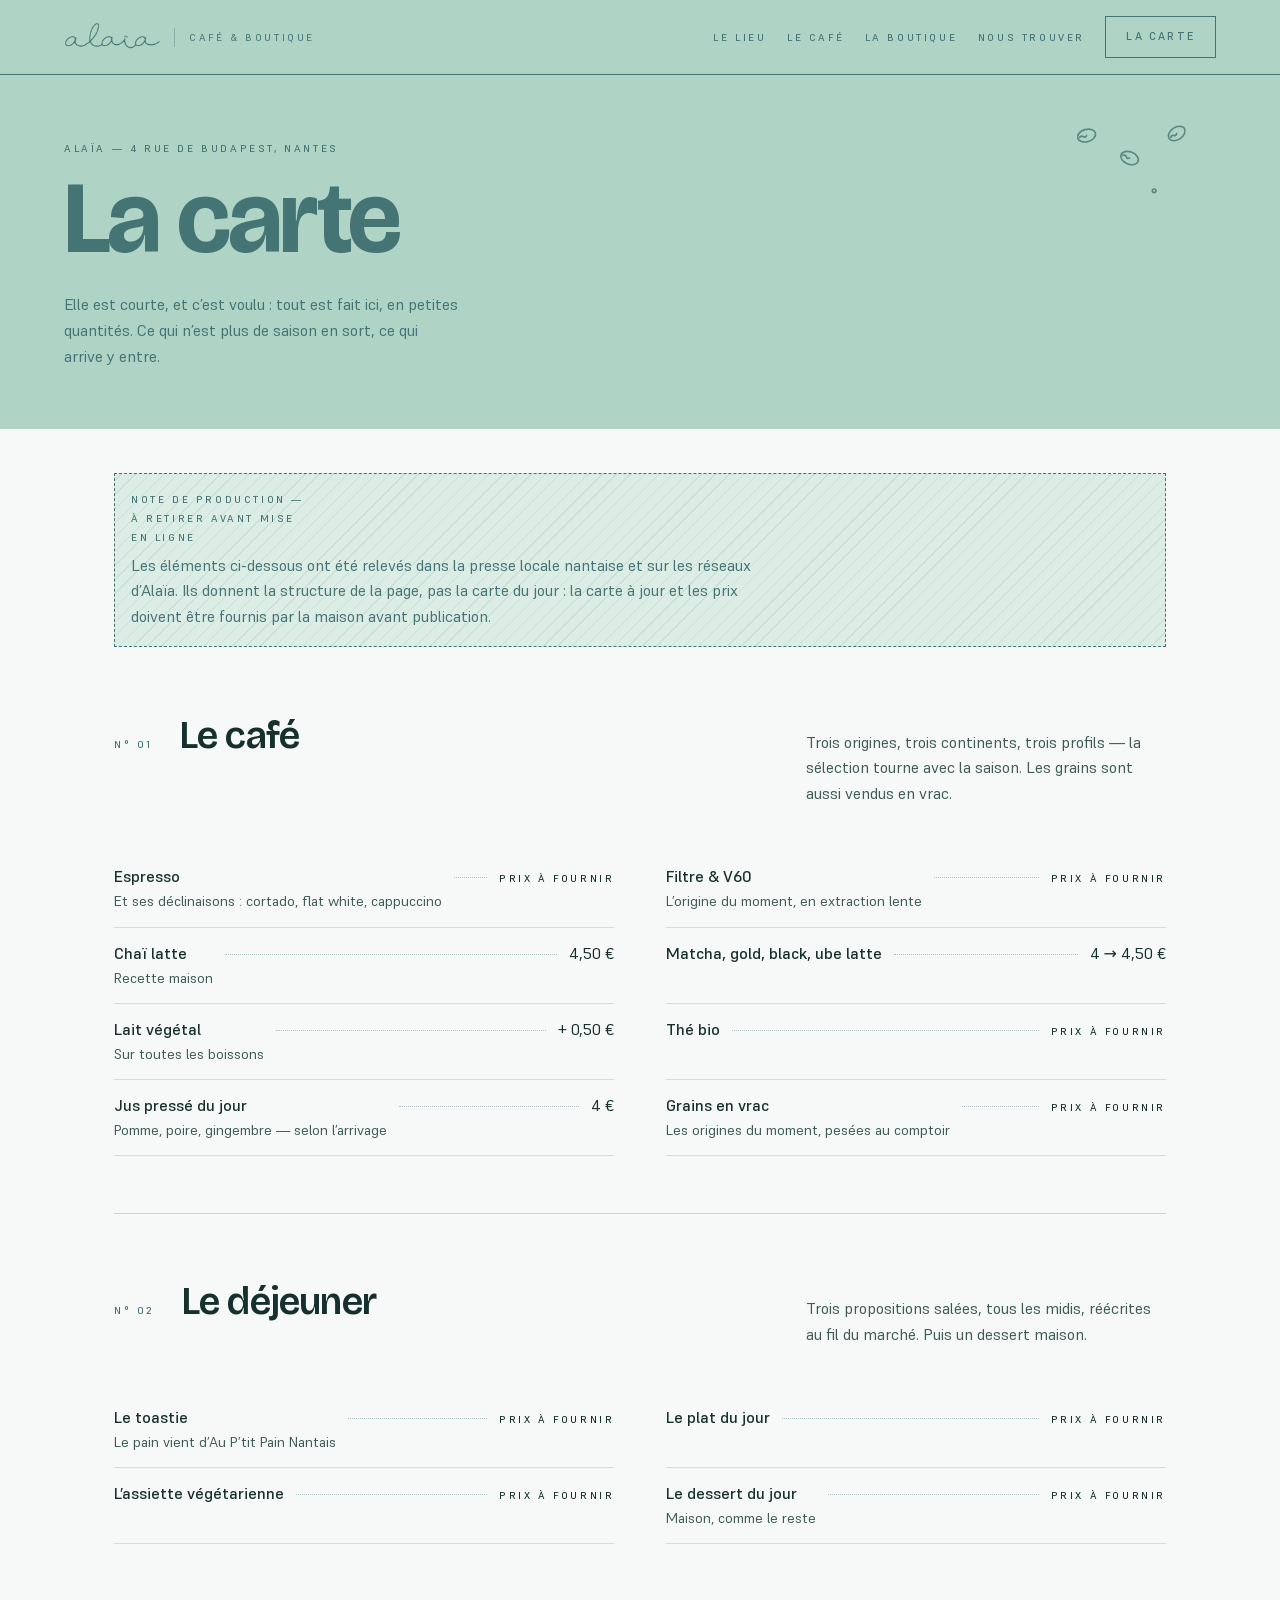
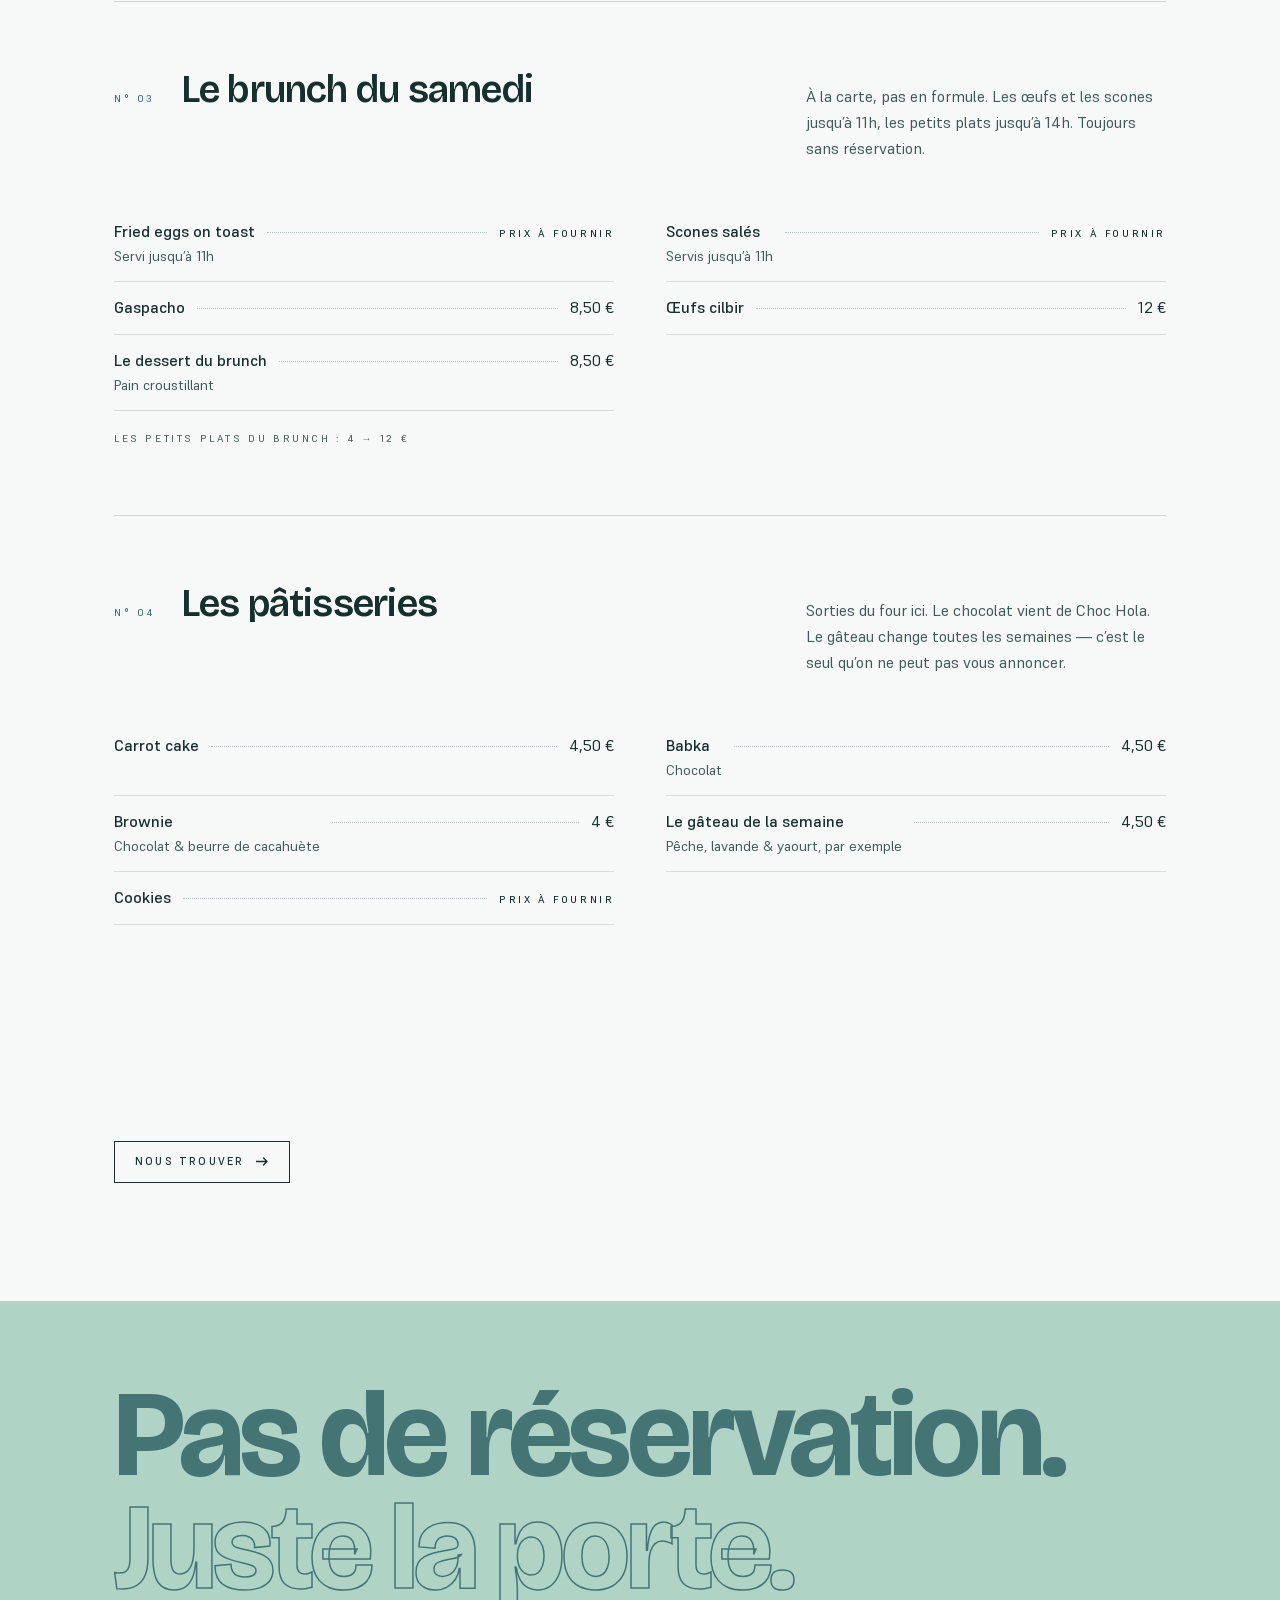
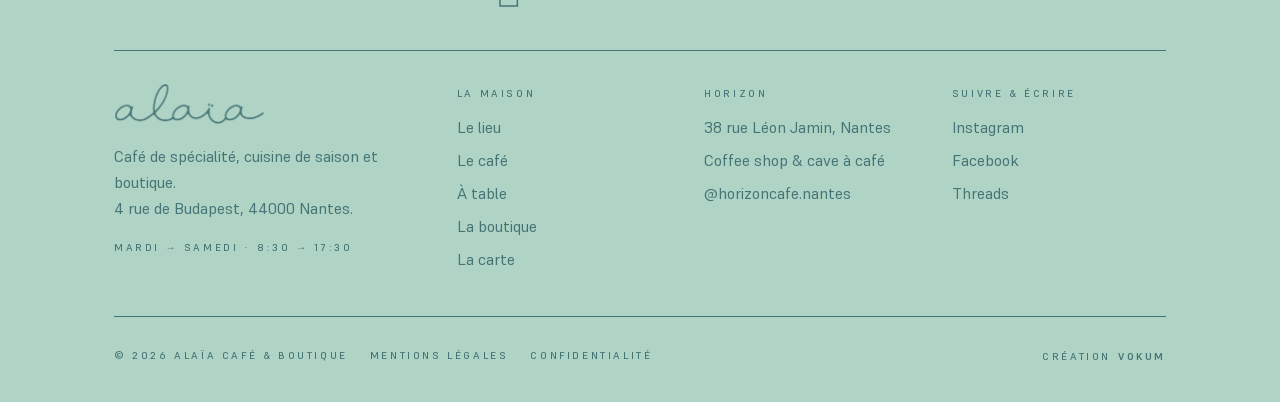
<file: carte.html>
<!DOCTYPE html>
<html lang="fr">
<head>
<meta charset="utf-8">
<meta name="viewport" content="width=device-width, initial-scale=1">
<title>La carte — Alaïa café &amp; boutique, Nantes</title>
<meta name="description" content="La carte d'Alaïa, 4 rue de Budapest à Nantes : café de spécialité, petit déj', déjeuner, brunch du samedi et pâtisseries maison. Une carte courte, réécrite avec la saison.">
<link rel="canonical" href="/carte.html">
<meta name="theme-color" content="#AFD3C5">

<meta property="og:type" content="website">
<meta property="og:locale" content="fr_FR">
<meta property="og:site_name" content="Alaïa café &amp; boutique">
<meta property="og:title" content="La carte — Alaïa café &amp; boutique">
<meta property="og:description" content="Café de spécialité, déjeuner, brunch du samedi et pâtisseries maison. 4 rue de Budapest, Nantes.">
<meta property="og:image" content="assets/img/facade.jpg">
<meta name="twitter:card" content="summary_large_image">

<link rel="icon" href="assets/img/favicon.svg" type="image/svg+xml">
<link rel="apple-touch-icon" href="assets/img/favicon-180.png">
<link rel="preload" href="assets/fonts/bricolage-var.woff2" as="font" type="font/woff2" crossorigin>
<link rel="preload" href="assets/fonts/supreme-400.woff2" as="font" type="font/woff2" crossorigin>
<link rel="stylesheet" href="assets/css/style.css">
<script type="module" src="assets/js/main.js"></script>
</head>

<body>
<a class="saut" href="#contenu">Aller au contenu</a>

<header class="enseigne">
  <div class="enseigne__in">
    <a class="enseigne__marque" href="index.html" aria-label="Alaïa café & boutique — accueil">
      <span class="marque marque--script" role="img" aria-label="Alaïa"></span>
      <span class="peint enseigne__mention" aria-hidden="true">Café &amp; boutique</span>
    </a>
    <nav class="enseigne__nav" aria-label="Navigation principale">
      <a class="enseigne__lien peint" href="index.html#lieu">Le lieu</a>
      <a class="enseigne__lien peint" href="index.html#cafe">Le café</a>
      <a class="enseigne__lien peint" href="index.html#boutique">La boutique</a>
      <a class="enseigne__lien peint" href="index.html#trouver">Nous trouver</a>
      <a class="carreau" href="carte.html" aria-current="page">La carte</a>
    </nav>
    <button class="cle" type="button" aria-expanded="false" aria-controls="tiroir">
      <span class="lecteur">Ouvrir le menu</span>
      <span class="cle__trait" aria-hidden="true"></span>
      <span class="cle__trait" aria-hidden="true"></span>
      <span class="cle__trait" aria-hidden="true"></span>
    </button>
  </div>
</header>

<div class="tiroir" id="tiroir" aria-hidden="true">
  <a class="tiroir__lien" href="index.html#lieu">Le lieu <span class="numero peint">01</span></a>
  <a class="tiroir__lien" href="index.html#cafe">Le café <span class="numero peint">02</span></a>
  <a class="tiroir__lien" href="index.html#table">À table <span class="numero peint">03</span></a>
  <a class="tiroir__lien" href="index.html#boutique">La boutique <span class="numero peint">04</span></a>
  <a class="tiroir__lien" href="index.html#trouver">Nous trouver <span class="numero peint">07</span></a>
  <div class="tiroir__pied">
    <p class="peint">Mardi → Samedi · 8:30 → 17:30</p>
    <p class="peint">4 rue de Budapest, Nantes · Sans réservation</p>
  </div>
</div>

<main id="contenu">

<!-- L'en-tête reprend le bandeau de l'enseigne : on est toujours devant la vitre -->
<section class="entete">
  <svg class="pied__grains dessin" viewBox="0 0 150 90" fill="none" aria-hidden="true">
    <g transform="translate(24 22) rotate(-16)"><ellipse class="trait" rx="9" ry="6"/><path class="trait" d="M-7 0c3.5-3.5 3.5 3.5 7 0"/></g>
    <g transform="translate(66 44) rotate(22)"><ellipse class="trait" rx="9" ry="6"/><path class="trait" d="M-7 0c3.5-3.5 3.5 3.5 7 0"/></g>
    <g transform="translate(112 20) rotate(-34)"><ellipse class="trait" rx="9" ry="6"/><path class="trait" d="M-7 0c3.5-3.5 3.5 3.5 7 0"/></g>
    <circle class="trait" cx="90" cy="76" r="1.8"/>
  </svg>
  <p class="peint" style="margin:0 0 14px">Alaïa — 4 rue de Budapest, Nantes</p>
  <h1 class="entete__mot rideau"><span>La carte</span></h1>
  <p class="entete__dit leve" data-retard="1">
    Elle est courte, et c’est voulu : tout est fait ici, en petites quantités.
    Ce qui n’est plus de saison en sort, ce qui arrive y entre.
  </p>
</section>

<div class="page page--etroit">

  <!-- Bloc de chantier : à retirer dès que la carte à jour est fournie.
       Voir README.md § « Ce qu'il manque ». -->
  <div class="attente" style="min-height:0;margin-top:clamp(30px,3.4vw,48px)">
    <span class="peint" style="margin-bottom:6px">Note de production — à retirer avant mise en ligne</span>
    <span style="max-width:70ch">
      Les éléments ci-dessous ont été relevés dans la presse locale nantaise et sur
      les réseaux d’Alaïa. Ils donnent la structure de la page, pas la carte du jour :
      la carte à jour et les prix doivent être fournis par la maison avant publication.
    </span>
  </div>

  <!-- ── Le café ─────────────────────────────────────────────────────── -->
  <section class="service" aria-labelledby="s-cafe">
    <div class="service__tete">
      <span class="numero peint">N° 01</span>
      <h2 class="service__t" id="s-cafe">Le café</h2>
      <p class="service__note">
        Trois origines, trois continents, trois profils — la sélection tourne avec
        la saison. Les grains sont aussi vendus en vrac.
      </p>
    </div>
    <div class="mets leve">
      <div class="met">
        <span class="met__nom">Espresso<span>Et ses déclinaisons : cortado, flat white, cappuccino</span></span>
        <span class="met__conduite" aria-hidden="true"></span>
        <span class="met__prix peint">Prix à fournir</span>
      </div>
      <div class="met">
        <span class="met__nom">Filtre &amp; V60<span>L’origine du moment, en extraction lente</span></span>
        <span class="met__conduite" aria-hidden="true"></span>
        <span class="met__prix peint">Prix à fournir</span>
      </div>
      <div class="met">
        <span class="met__nom">Chaï latte<span>Recette maison</span></span>
        <span class="met__conduite" aria-hidden="true"></span>
        <span class="met__prix">4,50 €</span>
      </div>
      <div class="met">
        <span class="met__nom">Matcha, gold, black, ube latte</span>
        <span class="met__conduite" aria-hidden="true"></span>
        <span class="met__prix">4 → 4,50 €</span>
      </div>
      <div class="met">
        <span class="met__nom">Lait végétal<span>Sur toutes les boissons</span></span>
        <span class="met__conduite" aria-hidden="true"></span>
        <span class="met__prix">+ 0,50 €</span>
      </div>
      <div class="met">
        <span class="met__nom">Thé bio</span>
        <span class="met__conduite" aria-hidden="true"></span>
        <span class="met__prix peint">Prix à fournir</span>
      </div>
      <div class="met">
        <span class="met__nom">Jus pressé du jour<span>Pomme, poire, gingembre — selon l’arrivage</span></span>
        <span class="met__conduite" aria-hidden="true"></span>
        <span class="met__prix">4 €</span>
      </div>
      <div class="met">
        <span class="met__nom">Grains en vrac<span>Les origines du moment, pesées au comptoir</span></span>
        <span class="met__conduite" aria-hidden="true"></span>
        <span class="met__prix peint">Prix à fournir</span>
      </div>
    </div>
  </section>

  <!-- ── Le midi ─────────────────────────────────────────────────────── -->
  <section class="service" aria-labelledby="s-midi">
    <div class="service__tete">
      <span class="numero peint">N° 02</span>
      <h2 class="service__t" id="s-midi">Le déjeuner</h2>
      <p class="service__note">
        Trois propositions salées, tous les midis, réécrites au fil du marché.
        Puis un dessert maison.
      </p>
    </div>
    <div class="mets leve">
      <div class="met">
        <span class="met__nom">Le toastie<span>Le pain vient d’Au P’tit Pain Nantais</span></span>
        <span class="met__conduite" aria-hidden="true"></span>
        <span class="met__prix peint">Prix à fournir</span>
      </div>
      <div class="met">
        <span class="met__nom">Le plat du jour</span>
        <span class="met__conduite" aria-hidden="true"></span>
        <span class="met__prix peint">Prix à fournir</span>
      </div>
      <div class="met">
        <span class="met__nom">L’assiette végétarienne</span>
        <span class="met__conduite" aria-hidden="true"></span>
        <span class="met__prix peint">Prix à fournir</span>
      </div>
      <div class="met">
        <span class="met__nom">Le dessert du jour<span>Maison, comme le reste</span></span>
        <span class="met__conduite" aria-hidden="true"></span>
        <span class="met__prix peint">Prix à fournir</span>
      </div>
    </div>
  </section>

  <!-- ── Le brunch ───────────────────────────────────────────────────── -->
  <section class="service" aria-labelledby="s-brunch">
    <div class="service__tete">
      <span class="numero peint">N° 03</span>
      <h2 class="service__t" id="s-brunch">Le brunch du samedi</h2>
      <p class="service__note">
        À la carte, pas en formule. Les œufs et les scones jusqu’à 11h,
        les petits plats jusqu’à 14h. Toujours sans réservation.
      </p>
    </div>
    <div class="mets leve">
      <div class="met">
        <span class="met__nom">Fried eggs on toast<span>Servi jusqu’à 11h</span></span>
        <span class="met__conduite" aria-hidden="true"></span>
        <span class="met__prix peint">Prix à fournir</span>
      </div>
      <div class="met">
        <span class="met__nom">Scones salés<span>Servis jusqu’à 11h</span></span>
        <span class="met__conduite" aria-hidden="true"></span>
        <span class="met__prix peint">Prix à fournir</span>
      </div>
      <div class="met">
        <span class="met__nom">Gaspacho</span>
        <span class="met__conduite" aria-hidden="true"></span>
        <span class="met__prix">8,50 €</span>
      </div>
      <div class="met">
        <span class="met__nom">Œufs cilbir</span>
        <span class="met__conduite" aria-hidden="true"></span>
        <span class="met__prix">12 €</span>
      </div>
      <div class="met">
        <span class="met__nom">Le dessert du brunch<span>Pain croustillant</span></span>
        <span class="met__conduite" aria-hidden="true"></span>
        <span class="met__prix">8,50 €</span>
      </div>
    </div>
    <p class="peint" style="margin-top:18px;opacity:.72">Les petits plats du brunch : 4 → 12 €</p>
  </section>

  <!-- ── Le goûter ───────────────────────────────────────────────────── -->
  <section class="service" aria-labelledby="s-gouter">
    <div class="service__tete">
      <span class="numero peint">N° 04</span>
      <h2 class="service__t" id="s-gouter">Les pâtisseries</h2>
      <p class="service__note">
        Sorties du four ici. Le chocolat vient de Choc Hola. Le gâteau change
        toutes les semaines — c’est le seul qu’on ne peut pas vous annoncer.
      </p>
    </div>
    <div class="mets leve">
      <div class="met">
        <span class="met__nom">Carrot cake</span>
        <span class="met__conduite" aria-hidden="true"></span>
        <span class="met__prix">4,50 €</span>
      </div>
      <div class="met">
        <span class="met__nom">Babka<span>Chocolat</span></span>
        <span class="met__conduite" aria-hidden="true"></span>
        <span class="met__prix">4,50 €</span>
      </div>
      <div class="met">
        <span class="met__nom">Brownie<span>Chocolat &amp; beurre de cacahuète</span></span>
        <span class="met__conduite" aria-hidden="true"></span>
        <span class="met__prix">4 €</span>
      </div>
      <div class="met">
        <span class="met__nom">Le gâteau de la semaine<span>Pêche, lavande &amp; yaourt, par exemple</span></span>
        <span class="met__conduite" aria-hidden="true"></span>
        <span class="met__prix">4,50 €</span>
      </div>
      <div class="met">
        <span class="met__nom">Cookies</span>
        <span class="met__conduite" aria-hidden="true"></span>
        <span class="met__prix peint">Prix à fournir</span>
      </div>
    </div>

    <div class="avis leve">
      <svg width="26" height="26" viewBox="0 0 26 26" fill="none" aria-hidden="true" style="flex-shrink:0">
        <path class="trait" d="M5 21C7 14 12 6 21 3c0 9-6 16-16 18Z"/>
        <path class="trait" d="M5 21 21 3"/>
      </svg>
      <p>
        Alaïa ne prend pas de réservation, et ne servira jamais deux fois la même
        carte au même mois. Ce qui est écrit ici est ce qui revient souvent —
        le reste dépend du marché du matin.
      </p>
    </div>
  </section>

  <p style="padding-bottom:var(--pas)">
    <a class="carreau carreau--encre" href="index.html#trouver">
      Nous trouver
      <svg class="fleche" width="13" height="9" viewBox="0 0 13 9" fill="none" aria-hidden="true">
        <path d="M0 4.5h11M7.5 1 11 4.5 7.5 8" stroke="currentColor" stroke-width="1.4" stroke-linecap="round" stroke-linejoin="round"/>
      </svg>
    </a>
  </p>
</div>

</main>

<footer class="pied">
  <div class="page page--etroit">
    <p class="pied__mot rideau"><span>Pas de réservation.<br><em>Juste la porte.</em></span></p>
    <div class="pied__grille">
      <div class="pied__col pied__marque">
        <span class="marque marque--script" aria-hidden="true"></span>
        <p>Café de spécialité, cuisine de saison et boutique.<br>4 rue de Budapest, 44000 Nantes.</p>
        <p class="peint" style="margin-top:14px">Mardi → Samedi · 8:30 → 17:30</p>
      </div>
      <div class="pied__col">
        <h3 class="peint">La maison</h3>
        <ul>
          <li><a href="index.html#lieu">Le lieu</a></li>
          <li><a href="index.html#cafe">Le café</a></li>
          <li><a href="index.html#table">À table</a></li>
          <li><a href="index.html#boutique">La boutique</a></li>
          <li><a href="carte.html">La carte</a></li>
        </ul>
      </div>
      <div class="pied__col">
        <h3 class="peint">Horizon</h3>
        <ul>
          <li>38 rue Léon Jamin, Nantes</li>
          <li>Coffee shop &amp; cave à café</li>
          <li><a href="https://www.instagram.com/horizoncafe.nantes/" target="_blank" rel="noopener noreferrer">@horizoncafe.nantes</a></li>
        </ul>
      </div>
      <div class="pied__col">
        <h3 class="peint">Suivre &amp; écrire</h3>
        <ul>
          <li><a href="https://www.instagram.com/alaiacafeboutique/" target="_blank" rel="noopener noreferrer">Instagram</a></li>
          <li><a href="https://www.facebook.com/alaiacafeboutique/" target="_blank" rel="noopener noreferrer">Facebook</a></li>
          <li><a href="https://www.threads.net/@alaiacafeboutique" target="_blank" rel="noopener noreferrer">Threads</a></li>
        </ul>
      </div>
    </div>
    <div class="pied__bas">
      <nav class="pied__legal peint" aria-label="Liens légaux">
        <span>© 2026 Alaïa café &amp; boutique</span>
        <a href="mentions-legales.html">Mentions légales</a>
        <a href="confidentialite.html">Confidentialité</a>
      </nav>
      <p class="vokum peint">
        Création
        <a href="https://vokumagency.com" target="_blank" rel="noopener noreferrer"
           aria-label="Visiter le site de l’agence Vokum">Vokum</a>
      </p>
    </div>
  </div>
</footer>

</body>
</html>
</file>
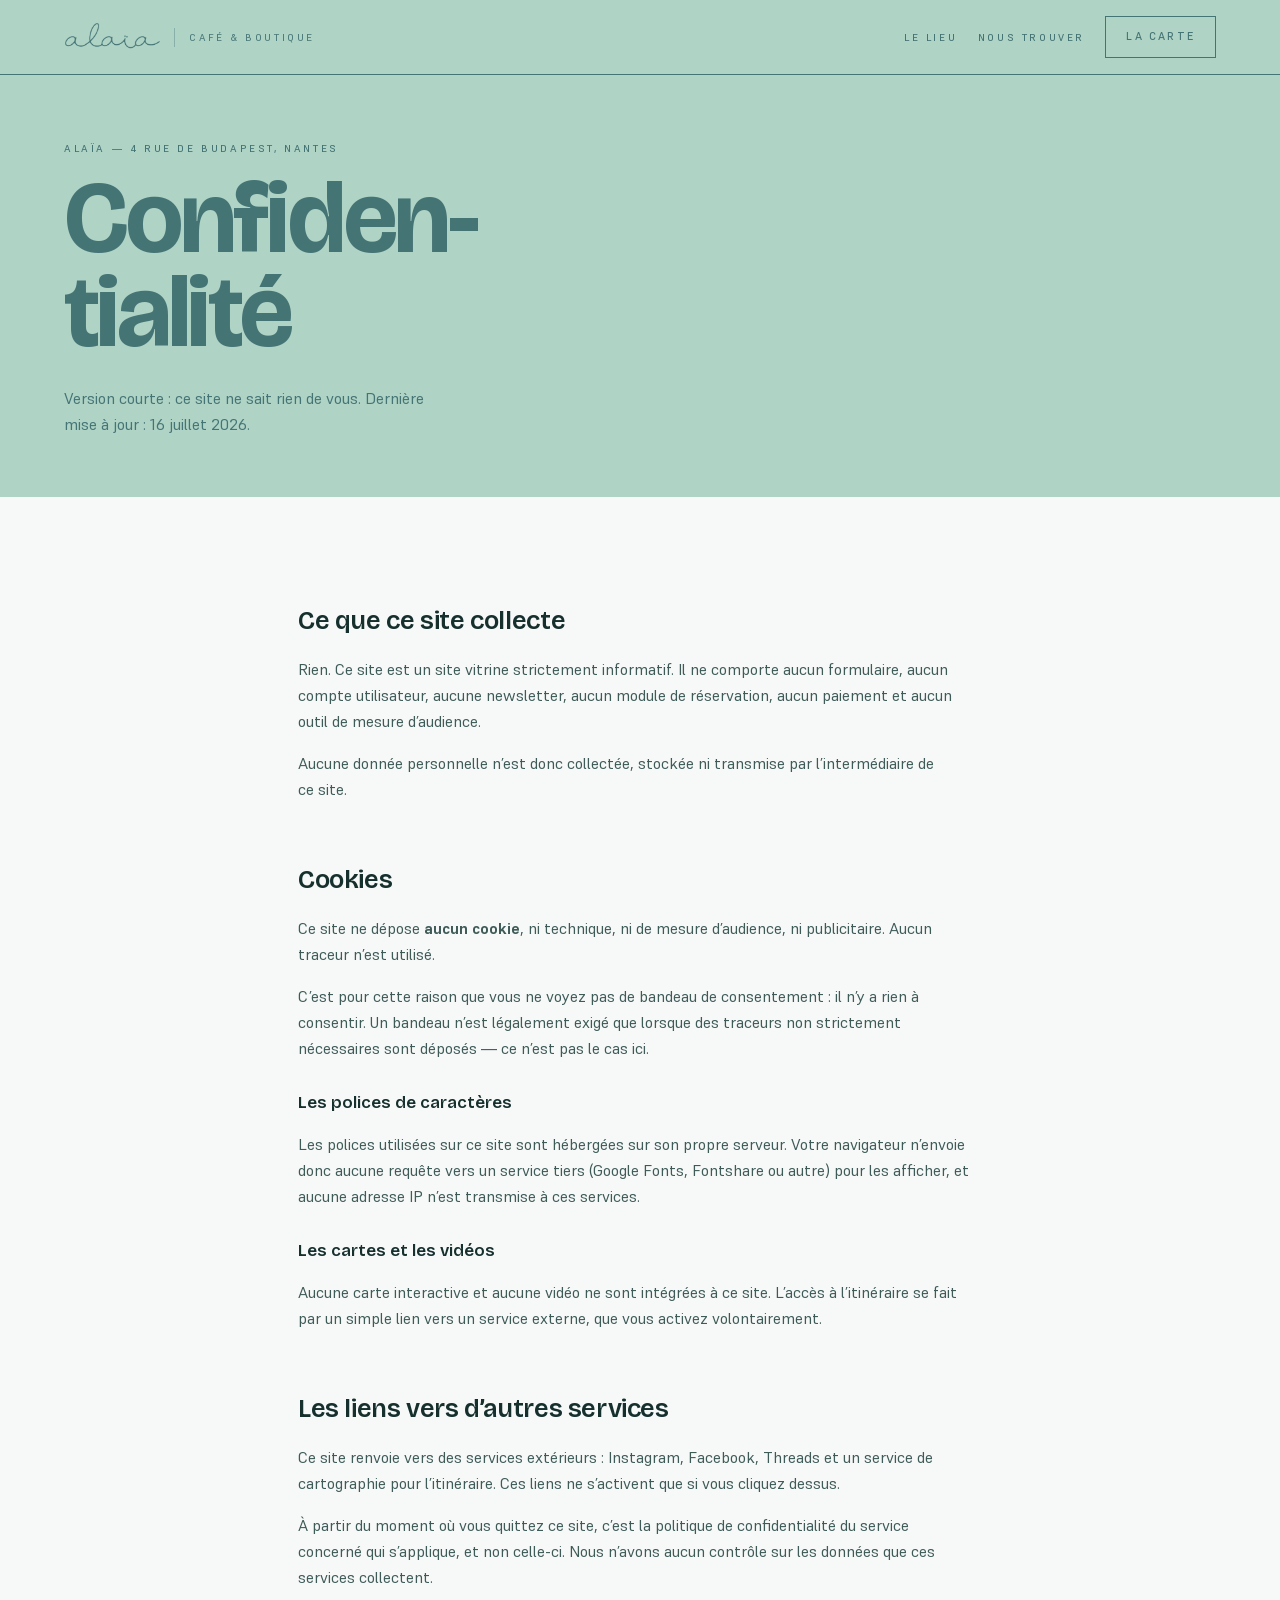
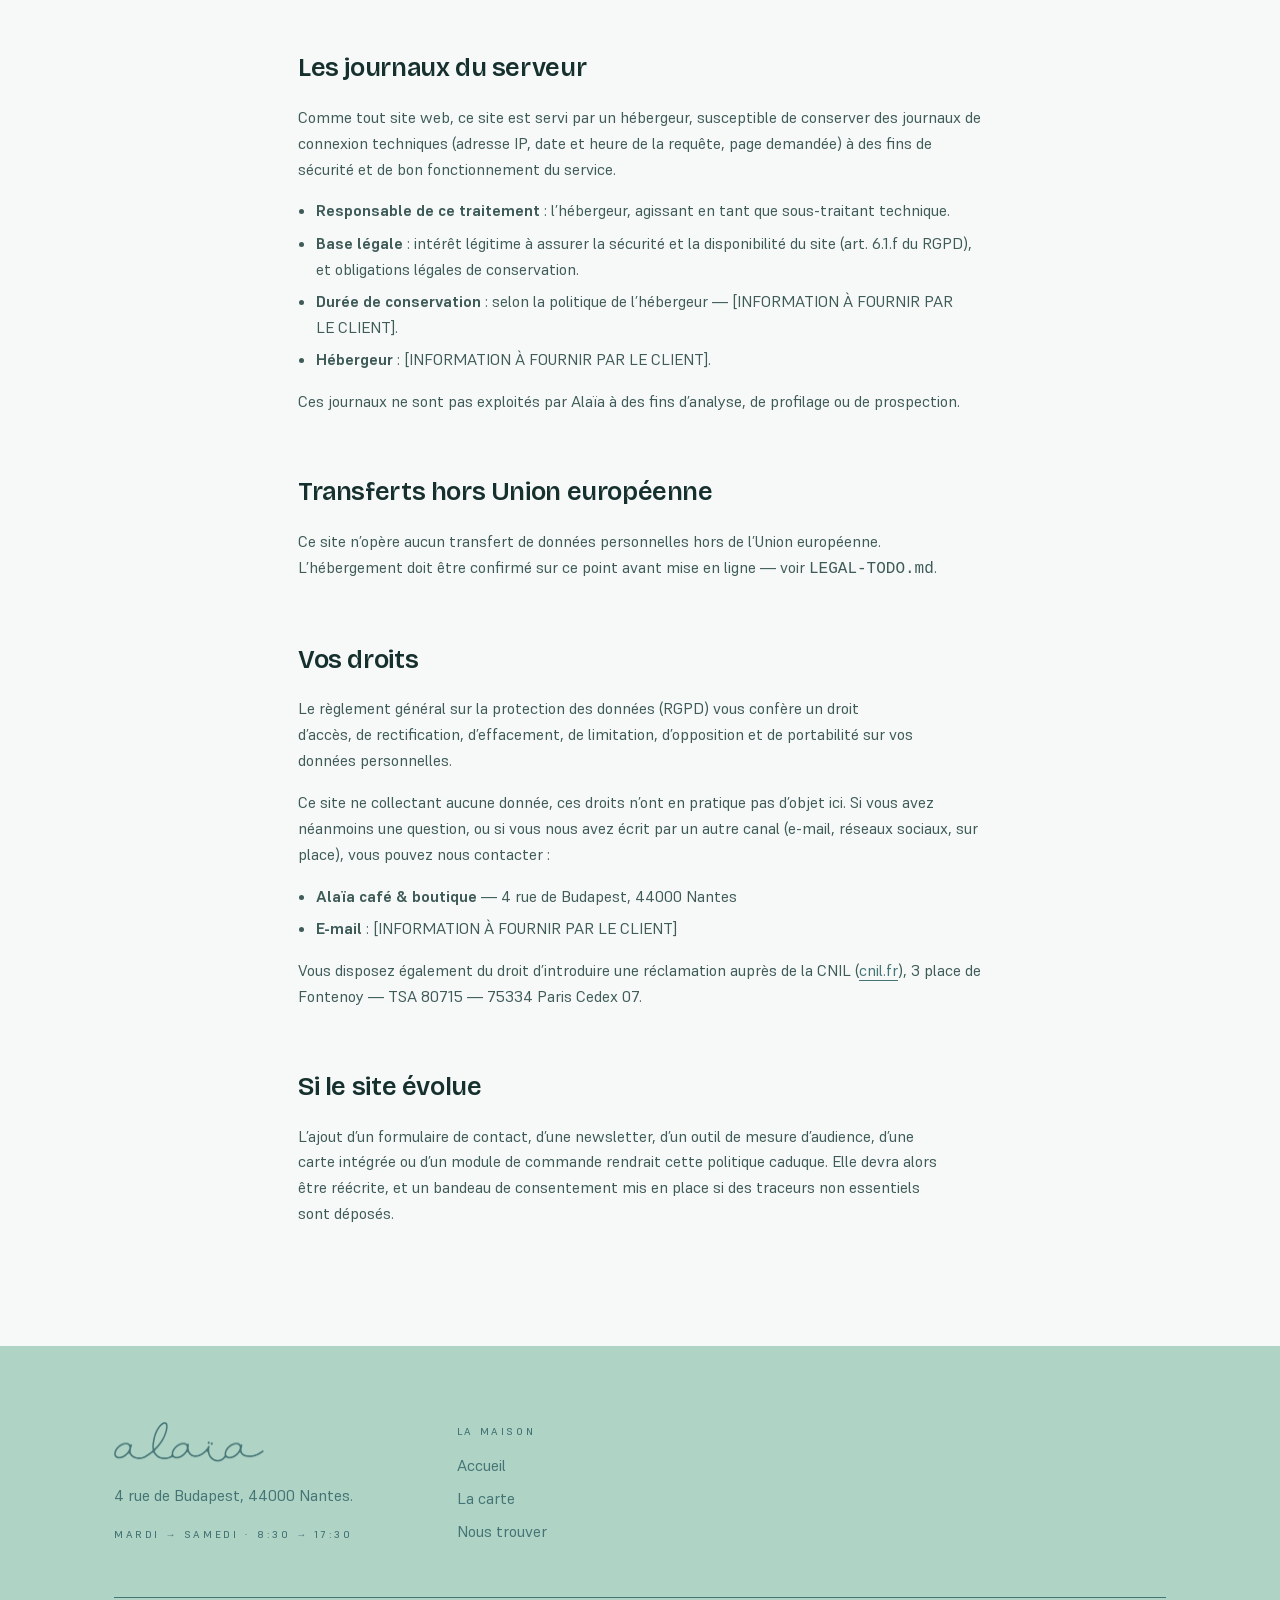
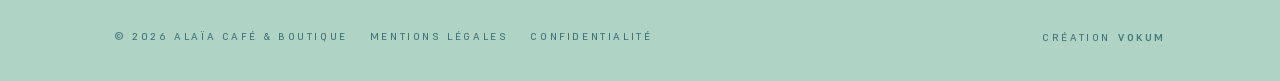
<file: confidentialite.html>
<!DOCTYPE html>
<html lang="fr">
<head>
<meta charset="utf-8">
<meta name="viewport" content="width=device-width, initial-scale=1">
<title>Politique de confidentialité — Alaïa café &amp; boutique, Nantes</title>
<meta name="description" content="Politique de confidentialité du site d'Alaïa café & boutique : aucune donnée personnelle collectée, aucun cookie déposé.">
<link rel="canonical" href="/confidentialite.html">
<meta name="robots" content="index, follow">
<meta name="theme-color" content="#AFD3C5">
<link rel="icon" href="assets/img/favicon.svg" type="image/svg+xml">
<link rel="stylesheet" href="assets/css/style.css">
<script type="module" src="assets/js/main.js"></script>
</head>
<body>
<a class="saut" href="#contenu">Aller au contenu</a>

<header class="enseigne">
  <div class="enseigne__in">
    <a class="enseigne__marque" href="index.html" aria-label="Alaïa café & boutique — accueil">
      <span class="marque marque--script" role="img" aria-label="Alaïa"></span>
      <span class="peint enseigne__mention" aria-hidden="true">Café &amp; boutique</span>
    </a>
    <nav class="enseigne__nav" aria-label="Navigation principale">
      <a class="enseigne__lien peint" href="index.html#lieu">Le lieu</a>
      <a class="enseigne__lien peint" href="index.html#trouver">Nous trouver</a>
      <a class="carreau" href="carte.html">La carte</a>
    </nav>
    <button class="cle" type="button" aria-expanded="false" aria-controls="tiroir">
      <span class="lecteur">Ouvrir le menu</span>
      <span class="cle__trait" aria-hidden="true"></span>
      <span class="cle__trait" aria-hidden="true"></span>
      <span class="cle__trait" aria-hidden="true"></span>
    </button>
  </div>
</header>

<div class="tiroir" id="tiroir" aria-hidden="true">
  <a class="tiroir__lien" href="index.html#lieu">Le lieu <span class="numero peint">01</span></a>
  <a class="tiroir__lien" href="index.html#cafe">Le café <span class="numero peint">02</span></a>
  <a class="tiroir__lien" href="carte.html">La carte <span class="numero peint">→</span></a>
  <a class="tiroir__lien" href="index.html#trouver">Nous trouver <span class="numero peint">07</span></a>
  <div class="tiroir__pied"><p class="peint">4 rue de Budapest, Nantes · Sans réservation</p></div>
</div>

<main id="contenu">
  <section class="entete">
    <p class="peint" style="margin:0 0 14px">Alaïa — 4 rue de Budapest, Nantes</p>
    <h1 class="entete__mot">Confiden-<br>tialité</h1>
    <p class="entete__dit">
      Version courte : ce site ne sait rien de vous. Dernière mise à jour : 16 juillet 2026.
    </p>
  </section>

  <div class="page">
    <article class="legal">

      <h2>Ce que ce site collecte</h2>
      <p>
        Rien. Ce site est un site vitrine strictement informatif. Il ne comporte aucun
        formulaire, aucun compte utilisateur, aucune newsletter, aucun module de
        réservation, aucun paiement et aucun outil de mesure d’audience.
      </p>
      <p>
        Aucune donnée personnelle n’est donc collectée, stockée ni transmise par
        l’intermédiaire de ce site.
      </p>

      <h2>Cookies</h2>
      <p>
        Ce site ne dépose <strong>aucun cookie</strong>, ni technique, ni de mesure
        d’audience, ni publicitaire. Aucun traceur n’est utilisé.
      </p>
      <p>
        C’est pour cette raison que vous ne voyez pas de bandeau de consentement :
        il n’y a rien à consentir. Un bandeau n’est légalement exigé que lorsque des
        traceurs non strictement nécessaires sont déposés — ce n’est pas le cas ici.
      </p>

      <h3>Les polices de caractères</h3>
      <p>
        Les polices utilisées sur ce site sont hébergées sur son propre serveur.
        Votre navigateur n’envoie donc aucune requête vers un service tiers
        (Google&nbsp;Fonts, Fontshare ou autre) pour les afficher, et aucune adresse IP
        n’est transmise à ces services.
      </p>

      <h3>Les cartes et les vidéos</h3>
      <p>
        Aucune carte interactive et aucune vidéo ne sont intégrées à ce site. L’accès
        à l’itinéraire se fait par un simple lien vers un service externe, que vous
        activez volontairement.
      </p>

      <h2>Les liens vers d’autres services</h2>
      <p>
        Ce site renvoie vers des services extérieurs&nbsp;: Instagram, Facebook,
        Threads et un service de cartographie pour l’itinéraire. Ces liens ne
        s’activent que si vous cliquez dessus.
      </p>
      <p>
        À partir du moment où vous quittez ce site, c’est la politique de
        confidentialité du service concerné qui s’applique, et non celle-ci. Nous
        n’avons aucun contrôle sur les données que ces services collectent.
      </p>

      <h2>Les journaux du serveur</h2>
      <p>
        Comme tout site web, ce site est servi par un hébergeur, susceptible de
        conserver des journaux de connexion techniques (adresse IP, date et heure de
        la requête, page demandée) à des fins de sécurité et de bon fonctionnement
        du service.
      </p>
      <ul>
        <li><strong>Responsable de ce traitement</strong> : l’hébergeur, agissant en tant que sous-traitant technique.</li>
        <li><strong>Base légale</strong> : intérêt légitime à assurer la sécurité et la disponibilité du site (art. 6.1.f du RGPD), et obligations légales de conservation.</li>
        <li><strong>Durée de conservation</strong> : selon la politique de l’hébergeur — [INFORMATION À FOURNIR PAR LE CLIENT].</li>
        <li><strong>Hébergeur</strong> : [INFORMATION À FOURNIR PAR LE CLIENT].</li>
      </ul>
      <p>
        Ces journaux ne sont pas exploités par Alaïa à des fins d’analyse, de profilage
        ou de prospection.
      </p>

      <h2>Transferts hors Union européenne</h2>
      <p>
        Ce site n’opère aucun transfert de données personnelles hors de l’Union
        européenne. L’hébergement doit être confirmé sur ce point avant mise en ligne
        — voir <code>LEGAL-TODO.md</code>.
      </p>

      <h2>Vos droits</h2>
      <p>
        Le règlement général sur la protection des données (RGPD) vous confère un droit
        d’accès, de rectification, d’effacement, de limitation, d’opposition et de
        portabilité sur vos données personnelles.
      </p>
      <p>
        Ce site ne collectant aucune donnée, ces droits n’ont en pratique pas d’objet
        ici. Si vous avez néanmoins une question, ou si vous nous avez écrit par un
        autre canal (e-mail, réseaux sociaux, sur place), vous pouvez nous contacter&nbsp;:
      </p>
      <ul>
        <li><strong>Alaïa café &amp; boutique</strong> — 4 rue de Budapest, 44000 Nantes</li>
        <li><strong>E-mail</strong> : [INFORMATION À FOURNIR PAR LE CLIENT]</li>
      </ul>
      <p>
        Vous disposez également du droit d’introduire une réclamation auprès de la CNIL
        (<a href="https://www.cnil.fr" target="_blank" rel="noopener noreferrer">cnil.fr</a>),
        3 place de Fontenoy — TSA 80715 — 75334 Paris Cedex 07.
      </p>

      <h2>Si le site évolue</h2>
      <p>
        L’ajout d’un formulaire de contact, d’une newsletter, d’un outil de mesure
        d’audience, d’une carte intégrée ou d’un module de commande rendrait cette
        politique caduque. Elle devra alors être réécrite, et un bandeau de consentement
        mis en place si des traceurs non essentiels sont déposés.
      </p>

    </article>
  </div>
</main>

<footer class="pied">
  <div class="page page--etroit">
    <div class="pied__grille" style="border-top:0;padding-top:0">
      <div class="pied__col pied__marque">
        <span class="marque marque--script" aria-hidden="true"></span>
        <p>4 rue de Budapest, 44000 Nantes.</p>
        <p class="peint" style="margin-top:14px">Mardi → Samedi · 8:30 → 17:30</p>
      </div>
      <div class="pied__col">
        <h3 class="peint">La maison</h3>
        <ul>
          <li><a href="index.html">Accueil</a></li>
          <li><a href="carte.html">La carte</a></li>
          <li><a href="index.html#trouver">Nous trouver</a></li>
        </ul>
      </div>
    </div>
    <div class="pied__bas">
      <nav class="pied__legal peint" aria-label="Liens légaux">
        <span>© 2026 Alaïa café &amp; boutique</span>
        <a href="mentions-legales.html">Mentions légales</a>
        <a href="confidentialite.html" aria-current="page">Confidentialité</a>
      </nav>
      <p class="vokum peint">
        Création
        <a href="https://vokumagency.com" target="_blank" rel="noopener noreferrer"
           aria-label="Visiter le site de l’agence Vokum">Vokum</a>
      </p>
    </div>
  </div>
</footer>
</body>
</html>
</file>
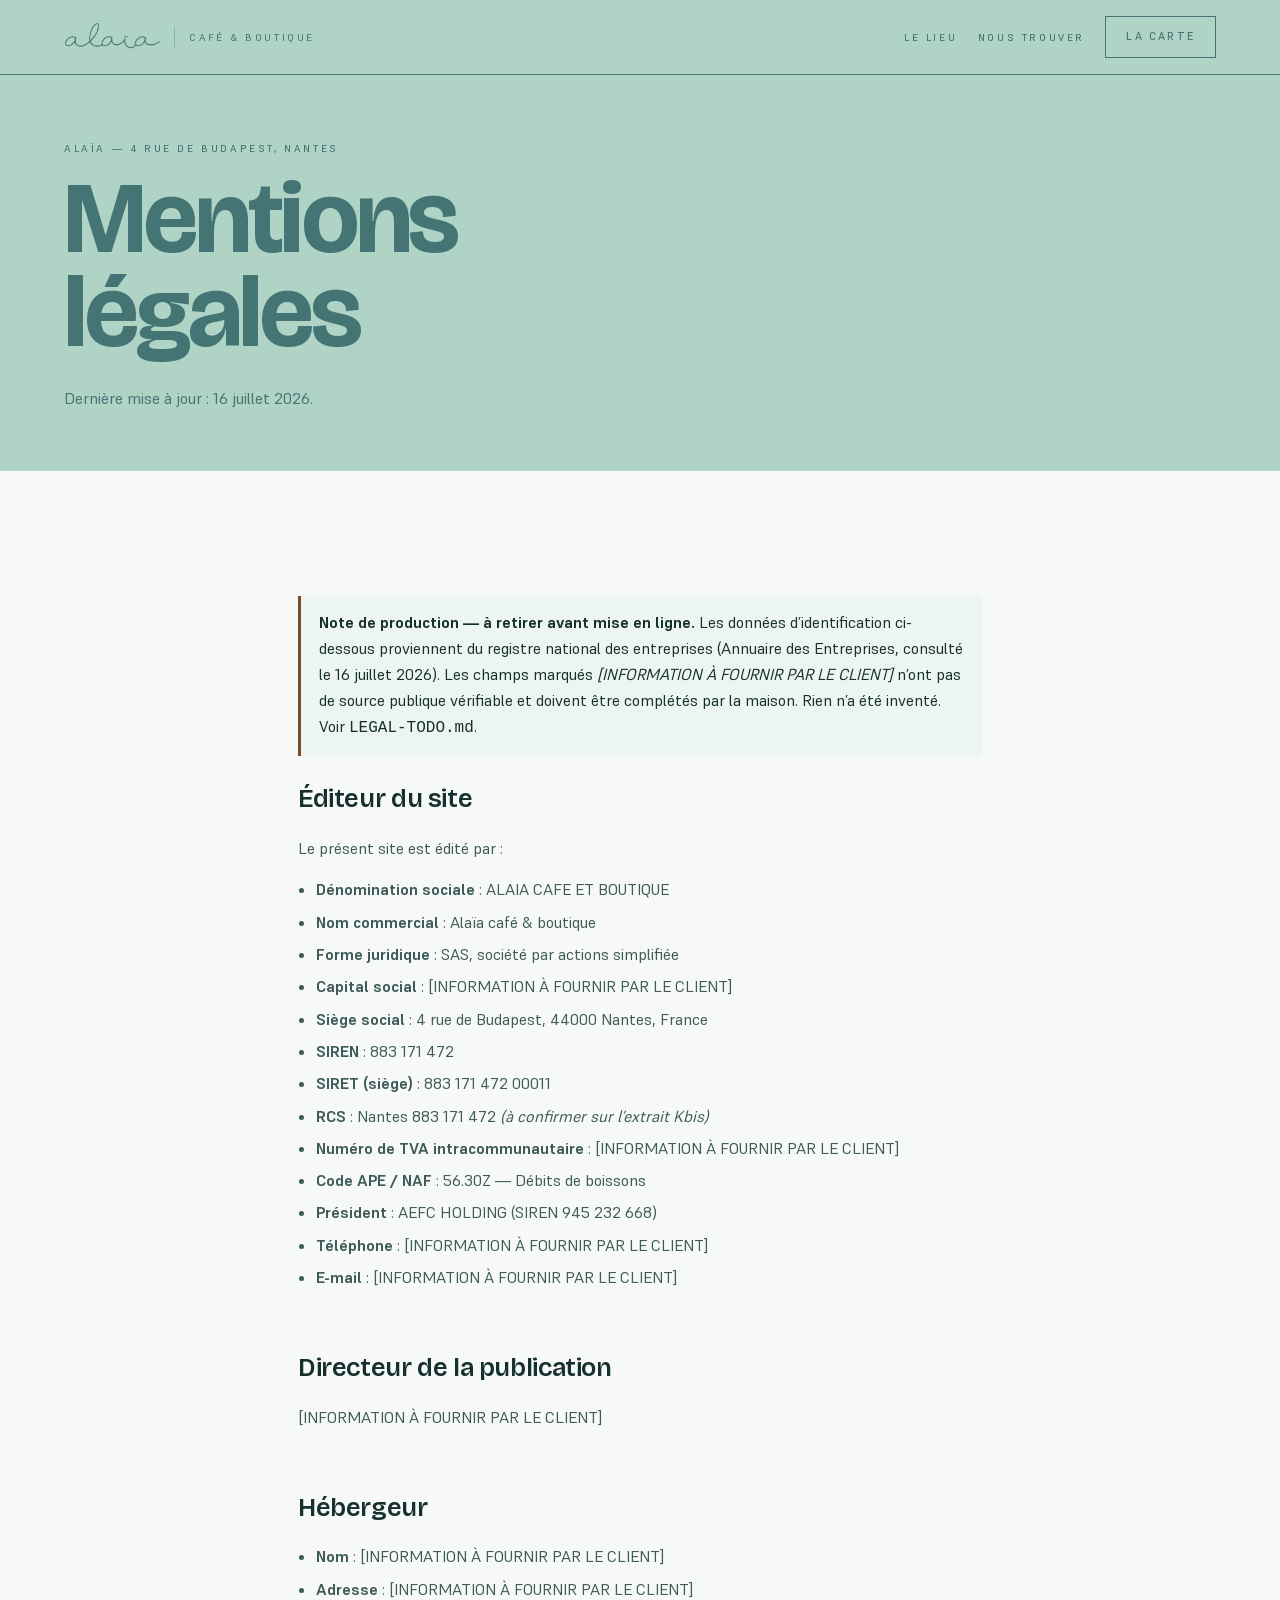
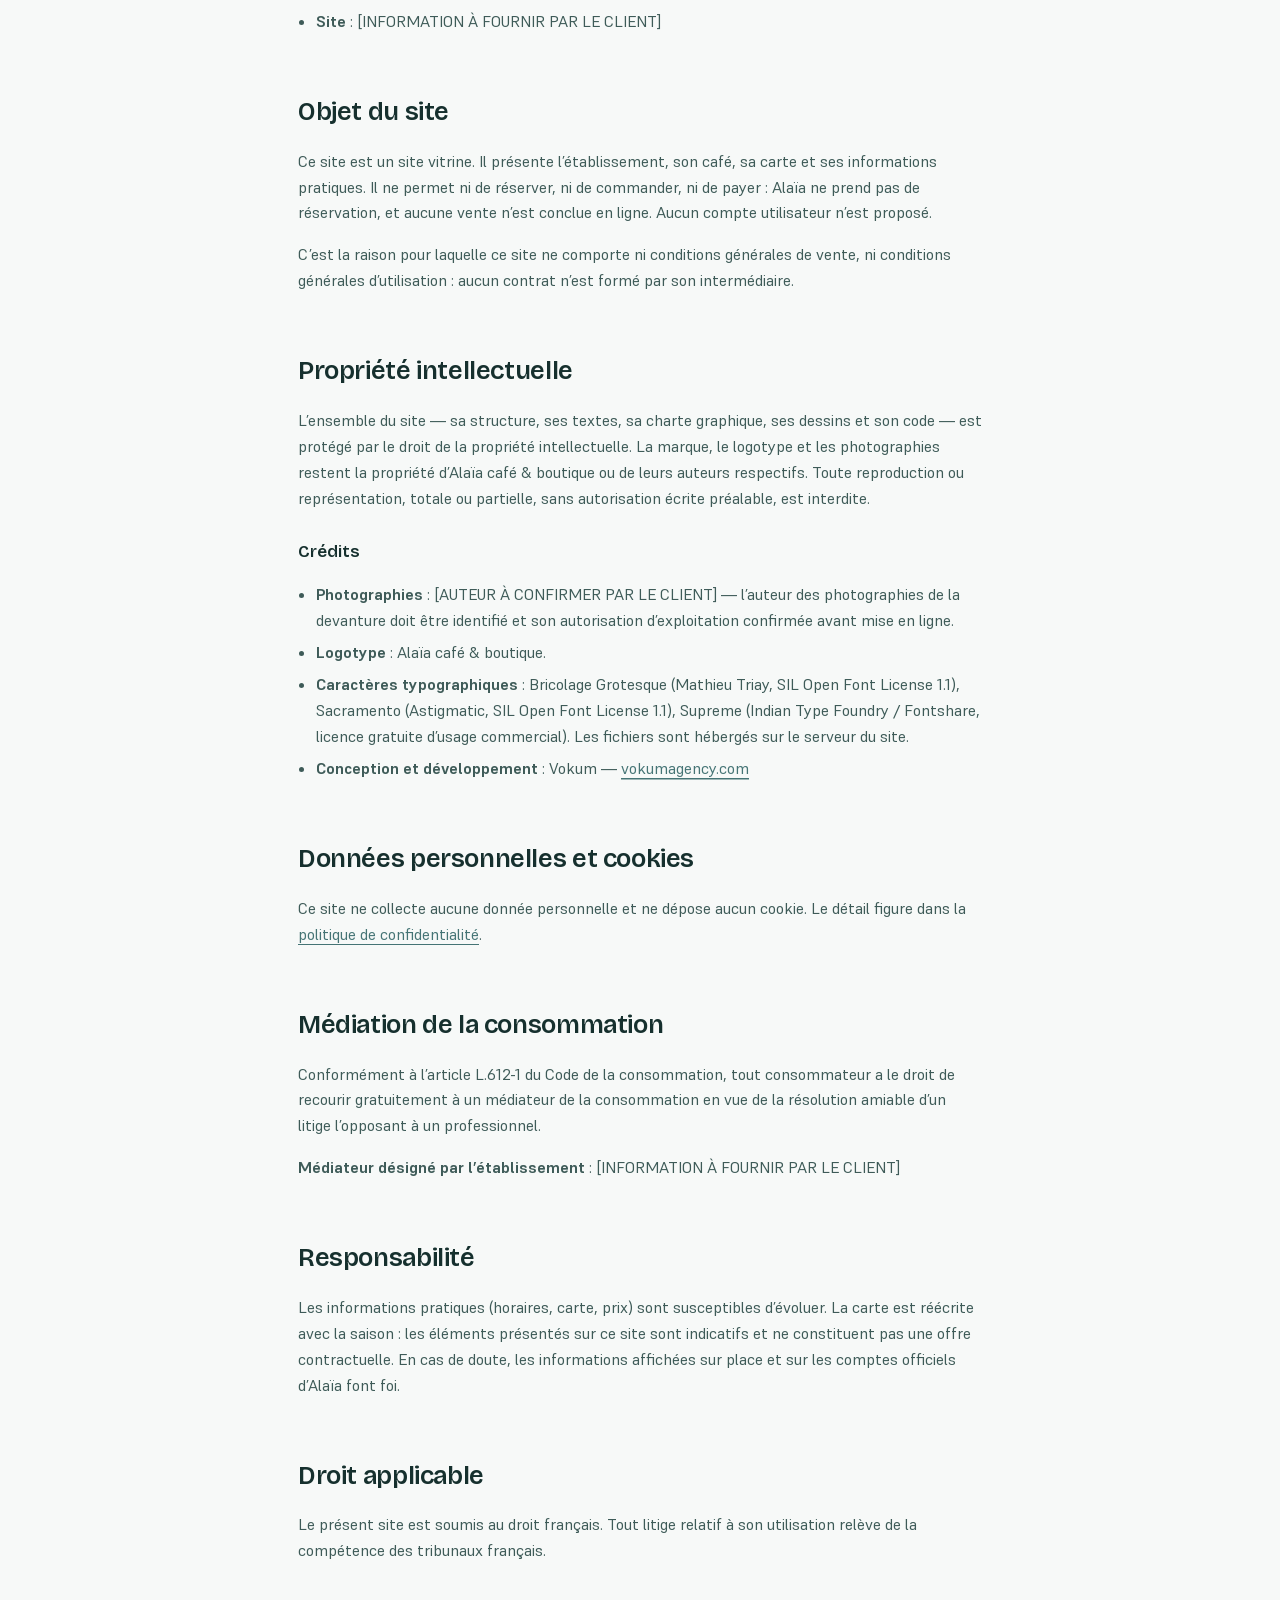
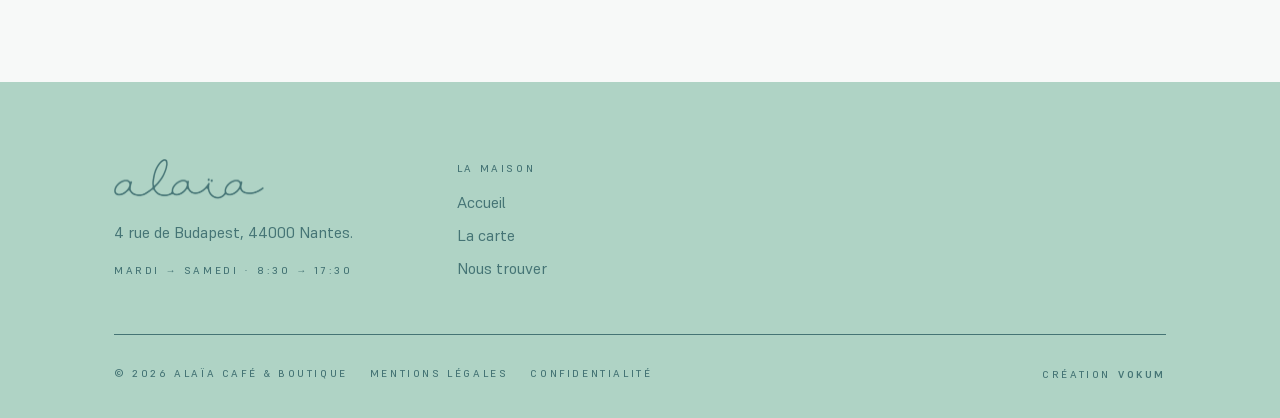
<file: mentions-legales.html>
<!DOCTYPE html>
<html lang="fr">
<head>
<meta charset="utf-8">
<meta name="viewport" content="width=device-width, initial-scale=1">
<title>Mentions légales — Alaïa café &amp; boutique, Nantes</title>
<meta name="description" content="Mentions légales du site d'Alaïa café & boutique, 4 rue de Budapest, 44000 Nantes.">
<link rel="canonical" href="/mentions-legales.html">
<meta name="robots" content="index, follow">
<meta name="theme-color" content="#AFD3C5">
<link rel="icon" href="assets/img/favicon.svg" type="image/svg+xml">
<link rel="stylesheet" href="assets/css/style.css">
<script type="module" src="assets/js/main.js"></script>
</head>
<body>
<a class="saut" href="#contenu">Aller au contenu</a>

<header class="enseigne">
  <div class="enseigne__in">
    <a class="enseigne__marque" href="index.html" aria-label="Alaïa café & boutique — accueil">
      <span class="marque marque--script" role="img" aria-label="Alaïa"></span>
      <span class="peint enseigne__mention" aria-hidden="true">Café &amp; boutique</span>
    </a>
    <nav class="enseigne__nav" aria-label="Navigation principale">
      <a class="enseigne__lien peint" href="index.html#lieu">Le lieu</a>
      <a class="enseigne__lien peint" href="index.html#trouver">Nous trouver</a>
      <a class="carreau" href="carte.html">La carte</a>
    </nav>
    <button class="cle" type="button" aria-expanded="false" aria-controls="tiroir">
      <span class="lecteur">Ouvrir le menu</span>
      <span class="cle__trait" aria-hidden="true"></span>
      <span class="cle__trait" aria-hidden="true"></span>
      <span class="cle__trait" aria-hidden="true"></span>
    </button>
  </div>
</header>

<div class="tiroir" id="tiroir" aria-hidden="true">
  <a class="tiroir__lien" href="index.html#lieu">Le lieu <span class="numero peint">01</span></a>
  <a class="tiroir__lien" href="index.html#cafe">Le café <span class="numero peint">02</span></a>
  <a class="tiroir__lien" href="carte.html">La carte <span class="numero peint">→</span></a>
  <a class="tiroir__lien" href="index.html#trouver">Nous trouver <span class="numero peint">07</span></a>
  <div class="tiroir__pied"><p class="peint">4 rue de Budapest, Nantes · Sans réservation</p></div>
</div>

<main id="contenu">
  <section class="entete">
    <p class="peint" style="margin:0 0 14px">Alaïa — 4 rue de Budapest, Nantes</p>
    <h1 class="entete__mot">Mentions<br>légales</h1>
    <p class="entete__dit">Dernière mise à jour : 16 juillet 2026.</p>
  </section>

  <div class="page">
    <article class="legal">

      <div class="attention">
        <p>
          <strong>Note de production — à retirer avant mise en ligne.</strong>
          Les données d’identification ci-dessous proviennent du registre national
          des entreprises (Annuaire des Entreprises, consulté le 16&nbsp;juillet&nbsp;2026).
          Les champs marqués <em>[INFORMATION À FOURNIR PAR LE CLIENT]</em> n’ont pas
          de source publique vérifiable et doivent être complétés par la maison.
          Rien n’a été inventé. Voir <code>LEGAL-TODO.md</code>.
        </p>
      </div>

      <h2>Éditeur du site</h2>
      <p>Le présent site est édité par&nbsp;:</p>
      <ul>
        <li><strong>Dénomination sociale</strong> : ALAIA CAFE ET BOUTIQUE</li>
        <li><strong>Nom commercial</strong> : Alaïa café &amp; boutique</li>
        <li><strong>Forme juridique</strong> : SAS, société par actions simplifiée</li>
        <li><strong>Capital social</strong> : [INFORMATION À FOURNIR PAR LE CLIENT]</li>
        <li><strong>Siège social</strong> : 4 rue de Budapest, 44000 Nantes, France</li>
        <li><strong>SIREN</strong> : 883 171 472</li>
        <li><strong>SIRET (siège)</strong> : 883 171 472 00011</li>
        <li><strong>RCS</strong> : Nantes 883 171 472 <em>(à confirmer sur l’extrait Kbis)</em></li>
        <li><strong>Numéro de TVA intracommunautaire</strong> : [INFORMATION À FOURNIR PAR LE CLIENT]</li>
        <li><strong>Code APE / NAF</strong> : 56.30Z — Débits de boissons</li>
        <li><strong>Président</strong> : AEFC HOLDING (SIREN 945 232 668)</li>
        <li><strong>Téléphone</strong> : [INFORMATION À FOURNIR PAR LE CLIENT]</li>
        <li><strong>E-mail</strong> : [INFORMATION À FOURNIR PAR LE CLIENT]</li>
      </ul>

      <h2>Directeur de la publication</h2>
      <p>[INFORMATION À FOURNIR PAR LE CLIENT]</p>

      <h2>Hébergeur</h2>
      <ul>
        <li><strong>Nom</strong> : [INFORMATION À FOURNIR PAR LE CLIENT]</li>
        <li><strong>Adresse</strong> : [INFORMATION À FOURNIR PAR LE CLIENT]</li>
        <li><strong>Site</strong> : [INFORMATION À FOURNIR PAR LE CLIENT]</li>
      </ul>

      <h2>Objet du site</h2>
      <p>
        Ce site est un site vitrine. Il présente l’établissement, son café, sa carte
        et ses informations pratiques. Il ne permet ni de réserver, ni de commander,
        ni de payer&nbsp;: Alaïa ne prend pas de réservation, et aucune vente n’est
        conclue en ligne. Aucun compte utilisateur n’est proposé.
      </p>
      <p>
        C’est la raison pour laquelle ce site ne comporte ni conditions générales de
        vente, ni conditions générales d’utilisation&nbsp;: aucun contrat n’est formé
        par son intermédiaire.
      </p>

      <h2>Propriété intellectuelle</h2>
      <p>
        L’ensemble du site — sa structure, ses textes, sa charte graphique, ses
        dessins et son code — est protégé par le droit de la propriété intellectuelle.
        La marque, le logotype et les photographies restent la propriété d’Alaïa café
        &amp; boutique ou de leurs auteurs respectifs. Toute reproduction ou
        représentation, totale ou partielle, sans autorisation écrite préalable, est
        interdite.
      </p>

      <h3>Crédits</h3>
      <ul>
        <li><strong>Photographies</strong> : [AUTEUR À CONFIRMER PAR LE CLIENT] — l’auteur des photographies de la devanture doit être identifié et son autorisation d’exploitation confirmée avant mise en ligne.</li>
        <li><strong>Logotype</strong> : Alaïa café &amp; boutique.</li>
        <li><strong>Caractères typographiques</strong> : Bricolage Grotesque (Mathieu Triay, SIL Open Font License 1.1), Sacramento (Astigmatic, SIL Open Font License 1.1), Supreme (Indian Type Foundry / Fontshare, licence gratuite d’usage commercial). Les fichiers sont hébergés sur le serveur du site.</li>
        <li><strong>Conception et développement</strong> : Vokum — <a href="https://vokumagency.com" target="_blank" rel="noopener noreferrer">vokumagency.com</a></li>
      </ul>

      <h2>Données personnelles et cookies</h2>
      <p>
        Ce site ne collecte aucune donnée personnelle et ne dépose aucun cookie.
        Le détail figure dans la <a href="confidentialite.html">politique de confidentialité</a>.
      </p>

      <h2>Médiation de la consommation</h2>
      <p>
        Conformément à l’article L.612-1 du Code de la consommation, tout consommateur
        a le droit de recourir gratuitement à un médiateur de la consommation en vue
        de la résolution amiable d’un litige l’opposant à un professionnel.
      </p>
      <p><strong>Médiateur désigné par l’établissement</strong> : [INFORMATION À FOURNIR PAR LE CLIENT]</p>

      <h2>Responsabilité</h2>
      <p>
        Les informations pratiques (horaires, carte, prix) sont susceptibles d’évoluer.
        La carte est réécrite avec la saison&nbsp;: les éléments présentés sur ce site
        sont indicatifs et ne constituent pas une offre contractuelle. En cas de doute,
        les informations affichées sur place et sur les comptes officiels d’Alaïa font foi.
      </p>

      <h2>Droit applicable</h2>
      <p>
        Le présent site est soumis au droit français. Tout litige relatif à son
        utilisation relève de la compétence des tribunaux français.
      </p>

    </article>
  </div>
</main>

<footer class="pied">
  <div class="page page--etroit">
    <div class="pied__grille" style="border-top:0;padding-top:0">
      <div class="pied__col pied__marque">
        <span class="marque marque--script" aria-hidden="true"></span>
        <p>4 rue de Budapest, 44000 Nantes.</p>
        <p class="peint" style="margin-top:14px">Mardi → Samedi · 8:30 → 17:30</p>
      </div>
      <div class="pied__col">
        <h3 class="peint">La maison</h3>
        <ul>
          <li><a href="index.html">Accueil</a></li>
          <li><a href="carte.html">La carte</a></li>
          <li><a href="index.html#trouver">Nous trouver</a></li>
        </ul>
      </div>
    </div>
    <div class="pied__bas">
      <nav class="pied__legal peint" aria-label="Liens légaux">
        <span>© 2026 Alaïa café &amp; boutique</span>
        <a href="mentions-legales.html" aria-current="page">Mentions légales</a>
        <a href="confidentialite.html">Confidentialité</a>
      </nav>
      <p class="vokum peint">
        Création
        <a href="https://vokumagency.com" target="_blank" rel="noopener noreferrer"
           aria-label="Visiter le site de l’agence Vokum">Vokum</a>
      </p>
    </div>
  </div>
</footer>
</body>
</html>
</file>
<file: assets/css/style.css>
/* =========================================================================
   ALAÏA CAFÉ & BOUTIQUE — Nantes
   DA « La vitrine peinte »
   La devanture d'Alaïa dit déjà tout : un bandeau vert d'eau, un mot tracé
   d'un seul trait, des feuilles et des grains dessinés à la main, et des
   capitales blanches peintes sur le verre. Le site n'invente pas une
   grammaire : il reprend celle-là et la met à l'échelle.

   1. Jetons
   2. Polices
   3. Socle
   4. Voix typographiques
   5. Le trait (dessins, filets)
   6. Navigation
   7. Hero — la devanture
   8. Sections
   9. Pied de page
   10. Pages secondaires
   11. Mouvement
   12. Responsive
   ========================================================================= */

/* ============================== 1. JETONS ============================== */
:root {
  /* Peinture relevée au pixel sur la devanture du 4 rue de Budapest */
  --verre:        #AFD3C5; /* le vert d'eau du bandeau */
  --verre-mid:    #C6E0D5;
  --verre-clair:  #DCEDE5;
  --verre-pale:   #EDF5F1;
  --enseigne:     #457475; /* l'encre du mot « alaïa » sur l'enseigne */
  --encre:        #16302E; /* texte courant — assombri pour le contraste */
  --encre-doux:   #3E5B58;
  --lait:         #F7F9F8; /* blanc froid : jamais de beige, jamais de kraft */
  --blanc:        #FFFFFF;
  --grain:        #7C4A2E; /* le brun du grain de café — accent, à la goutte */

  --trait: 1.5px;

  --pas: clamp(64px, 8vw, 132px);   /* respiration verticale des sections */
  --marge: clamp(20px, 5vw, 76px);  /* marge de page */

  --ease: cubic-bezier(.22, .61, .36, 1);
  --ease-long: cubic-bezier(.16, 1, .3, 1);

  --nav-h: 74px;
}

/* ============================= 2. POLICES ============================== */
/* Bricolage Grotesque : variable en largeur — le lettrage peint s'étire pour
   remplir son carreau, exactement comme un peintre en lettres le ferait. */
@font-face {
  font-family: 'Bricolage';
  src: url('../fonts/bricolage-var.woff2') format('woff2-variations');
  font-weight: 300 800;
  font-stretch: 75% 100%;
  font-display: swap;
  font-style: normal;
}
/* Supreme : la voix courante et les capitales peintes du pratique. */
@font-face { font-family:'Supreme'; src:url('../fonts/supreme-400.woff2') format('woff2'); font-weight:400; font-display:swap; }
@font-face { font-family:'Supreme'; src:url('../fonts/supreme-500.woff2') format('woff2'); font-weight:500; font-display:swap; }
@font-face { font-family:'Supreme'; src:url('../fonts/supreme-700.woff2') format('woff2'); font-weight:700; font-display:swap; }
/* Sacramento : la même main que le logo. Trois mots par page, pas plus. */
@font-face { font-family:'Sacramento'; src:url('../fonts/sacramento.woff2') format('woff2'); font-weight:400; font-display:swap; }

/* ============================== 3. SOCLE =============================== */
*, *::before, *::after { box-sizing: border-box; }
html {
  -webkit-text-size-adjust: 100%;
  /* Une ancre ne se cale plus SOUS l'enseigne collante : elle s'arrête juste
     dessous, avec un souffle. Détail invisible tant qu'il manque. */
  scroll-padding-top: calc(var(--nav-h) + 14px);
  /* Le dessin des lettres passe avant la vitesse : crénage et ligatures. */
  text-rendering: optimizeLegibility;
  font-optical-sizing: auto;
}
html:focus-within { scroll-behavior: smooth; }

body {
  margin: 0;
  background: var(--lait);
  color: var(--encre);
  font-family: 'Supreme', system-ui, -apple-system, sans-serif;
  font-size: clamp(16px, 1.02vw, 18px);
  line-height: 1.62;
  -webkit-font-smoothing: antialiased;
  -moz-osx-font-smoothing: grayscale;
  /* Le crénage vient de la fonte, pas d'une approximation ; les ligatures
     courantes (fi, fl…) et contextuelles se posent. */
  font-kerning: normal;
  font-variant-ligatures: common-ligatures contextual;
  overflow-x: hidden;
}

/* `height: auto` est obligatoire : sans lui, l'attribut height="…" du HTML reste
   la hauteur utilisée pendant que max-width rétrécit la largeur — et l'image
   s'allonge. Les attributs width/height restent en place (ils réservent la place
   au chargement et évitent le décalage de mise en page). */
img { max-width: 100%; height: auto; display: block; }
a { color: inherit; }

::selection { background: var(--verre); color: var(--encre); }

/* Un seul style de focus sur tout le site : le trait de l'enseigne. */
:focus-visible {
  outline: 2px solid var(--enseigne);
  outline-offset: 3px;
  border-radius: 1px;
}
.sur-verre :focus-visible { outline-color: var(--blanc); }

.saut {
  position: absolute; left: -9999px; top: 0;
  background: var(--encre); color: var(--lait);
  padding: 14px 20px; z-index: 200; text-decoration: none;
}
.saut:focus { left: 8px; top: 8px; }

.lecteur {
  position: absolute; width: 1px; height: 1px; overflow: hidden;
  clip: rect(0 0 0 0); clip-path: inset(50%); white-space: nowrap;
}

.page { width: 100%; padding-inline: var(--marge); }
.page--etroit { max-width: 1180px; margin-inline: auto; }

/* ====================== 4. VOIX TYPOGRAPHIQUES ========================= */

/* Le lettrage peint : ce qui est pratique est en capitales espacées,
   comme sur la vitre. Aucune police à chasse fixe sur ce site. */
.peint {
  font-family: 'Supreme', sans-serif;
  font-weight: 500;
  text-transform: uppercase;
  letter-spacing: .26em;
  font-size: clamp(10px, .72vw, 12px);
  line-height: 1.9;
}
.peint--large { letter-spacing: .34em; }
.sur-verre .peint { color: var(--blanc); text-shadow: 0 1px 14px rgba(10, 30, 28, .55); }

/* Le display : lettres peintes, étirées pour remplir leur carreau. */
.mot {
  font-family: 'Bricolage', system-ui, sans-serif;
  font-weight: 600;
  line-height: .86;
  letter-spacing: -.02em;
  margin: 0;
  /* Les descendantes des titres révélés ne doivent pas être coupées. */
  padding-bottom: .06em;
}

.titre {
  font-family: 'Bricolage', system-ui, sans-serif;
  font-weight: 600;
  font-size: clamp(30px, 3.5vw, 54px);
  line-height: 1.04;
  letter-spacing: -.022em;
  margin: 0;
  max-width: 19ch;
  padding-bottom: .04em;
}
.titre em { font-style: normal; color: var(--enseigne); }

/* La main du logo. Parcimonie absolue. */
.main {
  font-family: 'Sacramento', cursive;
  font-weight: 400;
  font-size: clamp(26px, 2.3vw, 38px);
  line-height: 1;
  color: var(--enseigne);
}

.plomb { font-size: clamp(17px, 1.22vw, 21px); line-height: 1.58; max-width: 46ch; }
.texte { max-width: 58ch; }
.texte p { margin: 0 0 1.05em; }
.texte p:last-child { margin-bottom: 0; }

/* L'équilibre des lignes — le détail qui fait « composé », pas « coulé ».
   Les TITRES ne laissent plus un seul mot tomber sur la dernière ligne
   (`balance`) ; le CORPS évite les fins de paragraphe trop courtes et les
   lézardes (`pretty`). Zéro incidence sur la mise en page : seule la
   répartition du texte dans sa largeur change. Ignoré proprement là où le
   navigateur ne sait pas encore le faire. */
.titre, .trouver__adresse, .gens__nom, .origine__t, .moment__t,
.pied__mot, .entete__mot, .service__t, .legal h2, .legal h3,
.perdu__mot, .tiroir__lien, .horizon__carte dt {
  text-wrap: balance;
}
.plomb, .texte p, .devanture__dit, .lieu__note span, .moment p,
.origine p, .service__note, .legal p, .legal li,
.horizon__carte dd, .attente span, .avis p, .entete__dit {
  text-wrap: pretty;
}

/* Un mot souligné d'un trait droit — le trait de l'enseigne, jamais ondulé. */
.souligne {
  background-image: linear-gradient(var(--enseigne), var(--enseigne));
  background-size: 100% var(--trait);
  background-repeat: no-repeat;
  background-position: 0 100%;
  padding-bottom: 2px;
}

/* Numéro de section : discret, sur le rail. */
.numero { font-variant-numeric: tabular-nums; color: var(--enseigne); }

/* ====================== 5. LE TRAIT (dessins) ========================== */
/* Feuilles et grains sont ceux peints sur la devanture. Toujours au trait,
   jamais remplis, jamais une icône de bibliothèque. */
.trait {
  fill: none;
  stroke: var(--enseigne);
  stroke-width: 1.6;
  stroke-linecap: round;
  stroke-linejoin: round;
}
.sur-verre .trait { stroke: var(--blanc); }
.dessin { display: block; overflow: visible; }

/* Le rail : le filet sous l'enseigne, repris en tête de chaque section. */
.rail {
  display: flex;
  align-items: baseline;
  gap: clamp(16px, 2vw, 32px);
  border-top: var(--trait) solid var(--enseigne);
  padding-top: 14px;
  margin-bottom: clamp(30px, 3.4vw, 54px);
}
.rail__titre { margin-left: auto; }

/* Le wordmark : masque, donc il prend la couleur qu'on lui donne. */
.marque {
  display: block;
  background-color: currentColor;
  -webkit-mask-repeat: no-repeat; mask-repeat: no-repeat;
  -webkit-mask-size: contain;     mask-size: contain;
  -webkit-mask-position: center;  mask-position: center;
}
.marque--script   { -webkit-mask-image: url('../img/logo-script.png');   mask-image: url('../img/logo-script.png');   aspect-ratio: 1200 / 354; }
.marque--baseline { -webkit-mask-image: url('../img/logo-baseline.png'); mask-image: url('../img/logo-baseline.png'); aspect-ratio: 1200 / 78; }
.marque--bloc     { -webkit-mask-image: url('../img/logo-alaia.png');    mask-image: url('../img/logo-alaia.png');    aspect-ratio: 800 / 288; }

/* Les meneaux : les montants verts qui découpent la vitrine en carreaux
   inégaux. Ils remplacent la grille de cartes — ici, rien n'est égal. */
.meneau { background: var(--verre); }

/* ============================ 6. NAVIGATION ============================ */
.enseigne {
  position: sticky; top: 0; z-index: 90;
  background: var(--verre);
  border-bottom: var(--trait) solid var(--enseigne);
  color: var(--enseigne);
}
.enseigne__in {
  min-height: var(--nav-h);
  display: flex; align-items: center; gap: 28px;
  padding-inline: var(--marge);
}
.enseigne__marque { display: flex; align-items: center; gap: 14px; text-decoration: none; color: var(--enseigne); }
.enseigne__marque .marque--script { width: 96px; flex-shrink: 0; }
/* La mention de l'enseigne est composée, pas mise en image : à 9 px, le
   masque du logo devient une bouillie — le texte, lui, reste net. */
.enseigne__mention {
  padding-left: 14px;
  border-left: var(--trait) solid rgba(69, 116, 117, .4);
  opacity: .9;
}

.enseigne__nav { margin-left: auto; display: flex; align-items: center; gap: clamp(14px, 1.6vw, 30px); }
.enseigne__lien {
  text-decoration: none; color: var(--enseigne);
  position: relative; padding: 6px 0;
}
.enseigne__lien::after {
  content: ''; position: absolute; left: 0; right: 0; bottom: 0;
  height: var(--trait); background: currentColor;
  transform: scaleX(0); transform-origin: left;
  transition: transform .42s var(--ease);
}
.enseigne__lien:hover::after,
.enseigne__lien:focus-visible::after,
.enseigne__lien[aria-current="page"]::after { transform: scaleX(1); }

/* Le bouton : un carreau, pas une pilule. */
.carreau {
  display: inline-flex; align-items: center; gap: 12px;
  padding: 11px 20px;
  border: var(--trait) solid var(--enseigne);
  background: transparent; color: var(--enseigne);
  text-decoration: none; cursor: pointer;
  font-family: 'Supreme', sans-serif; font-weight: 500;
  text-transform: uppercase; letter-spacing: .2em; font-size: 11px;
  transition: background-color .38s var(--ease), color .38s var(--ease);
}
.carreau .fleche { transition: transform .38s var(--ease); }
.carreau:hover, .carreau:focus-visible { background: var(--enseigne); color: var(--verre); }
.carreau:hover .fleche { transform: translateX(4px); }
.carreau--encre { border-color: var(--encre); color: var(--encre); }
.carreau--encre:hover, .carreau--encre:focus-visible { background: var(--encre); color: var(--lait); }
.carreau--blanc { border-color: var(--blanc); color: var(--blanc); }
.carreau--blanc:hover, .carreau--blanc:focus-visible { background: var(--blanc); color: var(--encre); }

/* Menu mobile : la vitre se remplit de peinture. */
.cle { display: none; background: none; border: 0; padding: 8px; cursor: pointer; color: var(--enseigne); margin-left: auto; }
.cle__trait { display: block; width: 26px; height: var(--trait); background: currentColor; transition: transform .4s var(--ease), opacity .3s; }
.cle__trait + .cle__trait { margin-top: 7px; }
/* Les barres sont les enfants 2, 3 et 4 : le premier enfant du bouton est le
   libellé pour lecteur d'écran. Compter à partir de 1 donnait un « / ». */
.cle[aria-expanded="true"] .cle__trait:nth-child(2) { transform: translateY(8.5px) rotate(45deg); }
.cle[aria-expanded="true"] .cle__trait:nth-child(3) { opacity: 0; }
.cle[aria-expanded="true"] .cle__trait:nth-child(4) { transform: translateY(-8.5px) rotate(-45deg); }

.tiroir {
  position: fixed; inset: 0; z-index: 89;
  background: var(--verre);
  padding: calc(var(--nav-h) + 34px) var(--marge) 34px;
  display: flex; flex-direction: column;
  transform: translateY(-100%);
  transition: transform .58s var(--ease-long);
  overflow-y: auto;
  visibility: hidden;
}
.tiroir[data-ouvert="true"] { transform: translateY(0); visibility: visible; }
.tiroir__lien {
  font-family: 'Bricolage', sans-serif; font-weight: 600;
  font-size: clamp(30px, 8.4vw, 46px); line-height: 1.16;
  color: var(--enseigne); text-decoration: none;
  border-bottom: var(--trait) solid rgba(69, 116, 117, .3);
  padding: 11px 0;
  display: flex; align-items: baseline; justify-content: space-between; gap: 14px;
}
.tiroir__lien .numero { font-size: 11px; letter-spacing: .2em; }
.tiroir__pied { margin-top: auto; padding-top: 30px; color: var(--enseigne); }

/* ======================= 7. HERO — LA DEVANTURE ======================== */
.devanture { background: var(--verre); color: var(--enseigne); position: relative; }

/* Les feuilles et les grains peints, à gauche du mot — comme sur le bandeau. */
.devanture__jardin {
  position: absolute; top: clamp(18px, 3vw, 44px); left: var(--marge);
  width: clamp(150px, 17vw, 250px); height: auto;
  pointer-events: none; opacity: .9;
}

.devanture__in { padding: clamp(30px, 3.6vw, 54px) var(--marge) 0; }

.devanture__ligne {
  display: flex; align-items: flex-end; justify-content: flex-end;
  gap: clamp(14px, 2vw, 26px);
  padding-bottom: clamp(18px, 2vw, 30px);
}
.devanture__ligne .marque--script { width: clamp(190px, 27vw, 400px); }
.devanture__lieu { padding-bottom: 6px; }

/* Les trois mots peints sur la vitre — ceux du carreau de droite, à l'échelle.
   La largeur variable de Bricolage les fait remplir leur carreau. */
.mots { border-top: var(--trait) solid var(--enseigne); }
.mots__l {
  display: flex; align-items: baseline; gap: clamp(12px, 1.6vw, 26px);
  border-bottom: var(--trait) solid var(--enseigne);
  padding: clamp(4px, .7vw, 10px) 0;
}
.mots__l .mot {
  font-size: clamp(52px, 11vw, 164px);
  font-variation-settings: 'wdth' 100, 'opsz' 96;
  flex: 0 0 auto;
  white-space: nowrap;
}
/* Le fil du peintre : la ligne de guide qui court du mot à sa mention.
   C'est elle qui tient la ligne — sans elle, il ne reste qu'un vide. */
.mots__fil {
  flex: 1 1 auto;
  height: 0;
  border-bottom: var(--trait) solid var(--enseigne);
  opacity: .42;
  transform: translateY(-.42em);
  min-width: 30px;
}
.mots__l .peint { flex-shrink: 0; padding-bottom: .42em; opacity: .82; }
.mots__l:nth-child(1) .mot { font-weight: 700; }
.mots__l:nth-child(2) .mot { font-weight: 500; }
.mots__l:nth-child(3) .mot { font-weight: 800; }

.devanture__socle {
  display: flex; flex-wrap: wrap; align-items: flex-end; gap: clamp(20px, 3vw, 60px);
  padding: clamp(18px, 2vw, 28px) 0 clamp(20px, 2.2vw, 30px);
}
.devanture__dit { max-width: 34ch; font-size: clamp(16px, 1.06vw, 19px); }
.devanture__horaire { margin-left: auto; text-align: right; }
.devanture__horaire b {
  display: block;
  font-family: 'Bricolage', sans-serif; font-weight: 600;
  font-size: clamp(22px, 2vw, 32px); letter-spacing: -.01em;
  font-variant-numeric: tabular-nums;
}

/* La vitre : la photo pleine largeur. Les meneaux sont ceux de la vitrine
   elle-même — on ne redessine pas par-dessus ce qui est déjà là. */
.vitre { position: relative; overflow: hidden; background: var(--verre); }
.vitre__photo { width: 100%; height: clamp(280px, 42vh, 470px); object-fit: cover; object-position: 50% 70%; }

/* Le bandeau du bas : le trottoir. Encre sur peinture — jamais du blanc sur
   une photo claire, la légèreté ne vaut pas l'illisibilité. */
.rail-bas {
  background: var(--verre); color: var(--enseigne);
  border-top: var(--trait) solid rgba(69, 116, 117, .3);
  padding: 15px var(--marge) 17px;
  display: flex; flex-wrap: wrap; align-items: center;
  gap: 8px clamp(14px, 1.8vw, 26px);
}
.rail-bas .pastille { width: 4px; height: 4px; background: var(--enseigne); border-radius: 50%; flex-shrink: 0; }

/* ============================ 8. SECTIONS ============================= */
.bloc { padding-block: var(--pas); }
.bloc--verre { background: var(--verre-pale); }
.bloc--encre { background: var(--encre); color: var(--verre-clair); }
.bloc--encre .rail { border-color: rgba(175, 211, 197, .45); }
.bloc--encre .peint, .bloc--encre .numero { color: var(--verre); }
.bloc--encre .titre em { color: var(--verre); }
.bloc--encre .trait { stroke: var(--verre); }
.bloc--encre .main { color: var(--verre); }

/* --- Le lieu : composition en deux colonnes très inégales ------------- */
.lieu { display: grid; grid-template-columns: minmax(0, 1.42fr) minmax(0, 1fr); gap: clamp(30px, 4vw, 76px); align-items: start; }
.lieu__dire .titre { max-width: 15ch; margin-bottom: clamp(20px, 2vw, 30px); }
.lieu__notes { display: grid; gap: 22px; margin-top: clamp(26px, 3vw, 40px); }
.lieu__note { border-top: var(--trait) solid rgba(69, 116, 117, .34); padding-top: 12px; }
.lieu__note b { display: block; font-weight: 500; }
.lieu__note span { color: var(--encre-doux); font-size: .93em; }

/* Le chien : une vignette, pas une bannière. La photo source ne porte que
   460 px de large — on l'affiche à sa taille plutôt que de l'étirer en flou. */
.lieu__chien { position: relative; }
.lieu__chien img { width: 100%; max-width: 460px; height: auto; }
.lieu__legende {
  display: flex; gap: 10px; align-items: baseline;
  padding-top: 10px; border-top: var(--trait) solid var(--enseigne); margin-top: 10px;
  color: var(--encre-doux);
}

/* --- Le café : le produit héros, en trois carreaux inégaux ------------ */
.origines { display: grid; grid-template-columns: repeat(3, 1fr); }
.origine {
  padding: clamp(22px, 2.4vw, 36px) clamp(18px, 2vw, 30px);
  border-left: var(--trait) solid rgba(175, 211, 197, .34);
  display: flex; flex-direction: column; gap: 10px;
}
.origine:first-child { border-left: 0; padding-left: 0; }
.origine__n { font-family: 'Bricolage', sans-serif; font-weight: 300; font-size: clamp(40px, 4.4vw, 66px); line-height: 1; color: var(--verre); opacity: .5; }
.origine__t { font-family: 'Bricolage', sans-serif; font-weight: 600; font-size: clamp(19px, 1.5vw, 24px); margin: 0; }
.origine p { margin: 0; color: rgba(220, 237, 229, .82); font-size: .95em; }

.cafe__bas { display: grid; grid-template-columns: minmax(0, 1fr) minmax(0, 1.1fr); gap: clamp(28px, 4vw, 70px); margin-top: clamp(36px, 4vw, 64px); align-items: start; }
/* Les préparations : une liste conduite par un trait, pas des cartes. */
.liste { list-style: none; margin: 0; padding: 0; }
.liste li {
  display: flex; align-items: baseline; gap: 14px;
  padding: 11px 0;
  border-bottom: var(--trait) solid rgba(175, 211, 197, .26);
}
.liste li:first-child { border-top: var(--trait) solid rgba(175, 211, 197, .26); }
.liste__nom { font-weight: 500; flex-shrink: 0; }
.liste__conduite { flex: 1; border-bottom: 1px dotted rgba(175, 211, 197, .5); transform: translateY(-4px); }
.liste__prix { font-variant-numeric: tabular-nums; flex-shrink: 0; }
.bloc--verre .liste li,
.bloc--verre .liste li:first-child { border-color: rgba(69, 116, 117, .24); }
.bloc--verre .liste__conduite { border-color: rgba(69, 116, 117, .38); }

/* --- La suite du comptoir : bande pleine largeur, carreaux inégaux -----
   Immersive, bord à bord, sans légende : on longe le comptoir du regard.
   Les largeurs ne sont jamais égales — c'est la règle des meneaux. */
.comptoir {
  display: grid;
  grid-template-columns: 1.25fr .82fr 1.1fr .93fr; /* aucune colonne identique */
  gap: 9px;
  margin-top: clamp(40px, 4.6vw, 76px);
}
.comptoir figure { margin: 0; overflow: hidden; }
.comptoir img { width: 100%; height: clamp(240px, 30vw, 430px); object-fit: cover; }
/* Chaque carreau est calé à une hauteur différente : une vitrine n'est pas
   une grille de cartes. */
.comptoir figure:nth-child(2) { transform: translateY(clamp(12px, 1.6vw, 26px)); }
.comptoir figure:nth-child(4) { transform: translateY(clamp(6px, .9vw, 15px)); }

/* --- Les assiettes : registre éditorial, décalé, légendé ---------------
   L'inverse de la bande du comptoir : dans la marge, respirant, commenté. */
.assiettes {
  display: grid;
  grid-template-columns: repeat(4, 1fr);
  gap: clamp(14px, 1.8vw, 30px);
  margin-top: clamp(40px, 4.6vw, 72px);
  align-items: start;
}
.assiettes figure { margin: 0; }
.assiettes img { width: 100%; height: auto; }
.assiettes figcaption {
  display: flex; gap: 10px; align-items: baseline;
  padding-top: 10px; margin-top: 10px;
  border-top: var(--trait) solid rgba(69, 116, 117, .34);
  color: var(--encre-doux); font-size: .92em;
}
/* Le décalage suit la lecture, il n'est pas décoratif : l'œil descend. */
.assiettes figure:nth-child(1) { margin-top: clamp(20px, 2.6vw, 44px); }
.assiettes figure:nth-child(3) { margin-top: clamp(12px, 1.6vw, 28px); }

/* --- À table --------------------------------------------------------- */
.table { display: grid; grid-template-columns: minmax(0, .82fr) minmax(0, 1.18fr); gap: clamp(28px, 4vw, 68px); align-items: start; }
.moments { display: grid; gap: 0; }
.moment {
  display: grid; grid-template-columns: auto 1fr; gap: clamp(16px, 2vw, 32px);
  padding: clamp(18px, 2vw, 26px) 0;
  border-top: var(--trait) solid rgba(69, 116, 117, .3);
  align-items: start;
}
.moment:last-child { border-bottom: var(--trait) solid rgba(69, 116, 117, .3); }
.moment__h { font-variant-numeric: tabular-nums; color: var(--enseigne); padding-top: .35em; }
.moment__t { font-family: 'Bricolage', sans-serif; font-weight: 600; font-size: clamp(22px, 2vw, 30px); margin: 0 0 6px; letter-spacing: -.015em; transition: color .35s var(--ease); }
.moment p { margin: 0; color: var(--encre-doux); }
.moment:hover .moment__t { color: var(--enseigne); }

/* --- La boutique : la photo derrière le verre ------------------------- */
.boutique { display: grid; grid-template-columns: minmax(0, 1fr) minmax(0, .84fr); gap: clamp(28px, 4vw, 66px); align-items: end; }
.boutique__photo { position: relative; }
.boutique__photo img { width: 100%; height: auto; }

/* --- Horizon : la deuxième maison, sur fond d'encre ------------------- */
.horizon { display: grid; grid-template-columns: minmax(0, 1.05fr) minmax(0, .95fr); gap: clamp(28px, 4vw, 70px); align-items: center; }
.horizon__carte { border: var(--trait) solid rgba(175, 211, 197, .45); padding: clamp(22px, 2.6vw, 38px); }
.horizon__carte dl { margin: 0; display: grid; grid-template-columns: auto 1fr; gap: 10px 22px; }
.horizon__carte dt { color: var(--verre); opacity: .7; }
.horizon__carte dd { margin: 0; }

/* --- Les producteurs : un trait qui relie les noms --------------------- */
.gens { display: flex; flex-wrap: wrap; gap: 0 clamp(16px, 2vw, 30px); align-items: baseline; list-style: none; margin: 0; padding: 0; }
.gens li { display: flex; align-items: center; gap: clamp(16px, 2vw, 30px); }
.gens__nom {
  font-family: 'Bricolage', sans-serif; font-weight: 500;
  font-size: clamp(24px, 3.1vw, 46px); line-height: 1.28;
  letter-spacing: -.02em;
}
.gens li:not(:last-child)::after { content: ''; width: 5px; height: 5px; background: var(--enseigne); border-radius: 50%; display: block; flex-shrink: 0; }

/* --- Nous trouver ---------------------------------------------------- */
.trouver { display: grid; grid-template-columns: minmax(0, 1.15fr) minmax(0, .85fr); gap: clamp(30px, 4vw, 76px); align-items: start; }
.trouver__adresse {
  font-family: 'Bricolage', sans-serif; font-weight: 600;
  font-size: clamp(30px, 3.6vw, 56px); line-height: 1.05; letter-spacing: -.025em;
  margin: 0 0 clamp(18px, 2vw, 28px);
}
.trouver__faits { display: grid; gap: 0; margin: 0 0 clamp(22px, 2.4vw, 32px); }
.fait {
  display: grid; grid-template-columns: 128px 1fr; gap: 18px;
  padding: 12px 0; border-top: var(--trait) solid rgba(69, 116, 117, .28);
  align-items: baseline;
}
.fait:last-of-type { border-bottom: var(--trait) solid rgba(69, 116, 117, .28); }
.fait dd { margin: 0; }
.trouver__actions { display: flex; flex-wrap: wrap; gap: 12px; }

/* Un plan dessiné à la main, pas une iframe qui dépose des cookies. */
.plan { border: var(--trait) solid var(--enseigne); background: var(--blanc); }
.plan svg { display: block; width: 100%; height: auto; }
.plan__pied {
  display: flex; align-items: center; justify-content: space-between; gap: 14px;
  border-top: var(--trait) solid var(--enseigne); padding: 12px 16px;
}

/* --- Les emplacements photo manquants -------------------------------- */
/* Honnête : on nomme ce qui manque au lieu de meubler avec une banque d'images. */
.attente {
  background:
    repeating-linear-gradient(-45deg, transparent 0 9px, rgba(69,116,117,.11) 9px 10px),
    var(--verre-clair);
  border: var(--trait) dashed var(--enseigne);
  display: flex; flex-direction: column; justify-content: flex-end;
  padding: 16px; color: var(--enseigne); min-height: 220px;
}
.attente span { display: block; max-width: 30ch; }

/* ========================== 9. PIED DE PAGE =========================== */
/* Le rideau baissé : la dernière section, peinte comme la première. */
.pied { background: var(--verre); color: var(--enseigne); padding-top: clamp(50px, 6vw, 90px); position: relative; overflow: hidden; }
.pied__mot {
  font-family: 'Bricolage', sans-serif; font-weight: 700;
  font-size: clamp(44px, 9.6vw, 152px); line-height: .92; letter-spacing: -.035em;
  margin: 0 0 clamp(24px, 3vw, 44px); padding-bottom: .06em;
  font-variation-settings: 'wdth' 100;
}
.pied__mot em { font-style: normal; -webkit-text-stroke: 1.5px var(--enseigne); color: transparent; }

.pied__grille {
  display: grid; grid-template-columns: minmax(0, 1.3fr) repeat(3, minmax(0, .9fr));
  gap: clamp(22px, 2.6vw, 44px);
  border-top: var(--trait) solid var(--enseigne);
  padding-top: clamp(24px, 2.6vw, 38px);
}
.pied__col h3 { margin: 0 0 12px; }
.pied__col ul { list-style: none; margin: 0; padding: 0; display: grid; gap: 7px; }
/* Le trait du peintre se tire de la gauche au survol — le même geste que la
   navigation, jamais le souligné brut du navigateur. */
.pied__col a {
  text-decoration: none;
  background: linear-gradient(currentColor, currentColor) 0 100% / 0% var(--trait) no-repeat;
  padding-bottom: 2px;
  transition: background-size .4s var(--ease);
}
.pied__col a:hover, .pied__col a:focus-visible { background-size: 100% var(--trait); }
.pied__marque .marque--script { width: 150px; margin-bottom: 12px; }

.pied__bas {
  display: flex; flex-wrap: wrap; align-items: center; gap: 12px 26px;
  border-top: var(--trait) solid var(--enseigne);
  margin-top: clamp(30px, 3.4vw, 50px);
  padding: 20px 0 26px;
}
.pied__legal { display: flex; flex-wrap: wrap; gap: 12px 22px; }
.pied__legal a {
  text-decoration: none;
  background: linear-gradient(currentColor, currentColor) 0 100% / 0% var(--trait) no-repeat;
  padding-bottom: 2px;
  transition: background-size .4s var(--ease);
}
.pied__legal a:hover, .pied__legal a:focus-visible { background-size: 100% var(--trait); }

/* Signature Vokum : intégrée au rail légal, jamais une réclame. */
.vokum { margin-left: auto; display: inline-flex; align-items: center; gap: 7px; }
.vokum a {
  text-decoration: none; color: var(--enseigne); font-weight: 700;
  position: relative;
}
.vokum a::after {
  content: ''; position: absolute; left: 0; right: 0; bottom: -2px;
  height: var(--trait); background: currentColor;
  transform: scaleX(0); transform-origin: left;
  transition: transform .4s var(--ease);
}
.vokum a:hover::after, .vokum a:focus-visible::after { transform: scaleX(1); }

/* Les grains semés dans le pied — les mêmes que sur la devanture. */
.pied__grains { position: absolute; right: var(--marge); top: clamp(20px, 3vw, 46px); width: clamp(110px, 12vw, 176px); pointer-events: none; opacity: .8; }

/* ======================= 10. PAGES SECONDAIRES ======================== */
/* --- La carte --------------------------------------------------------- */
.entete { background: var(--verre); color: var(--enseigne); padding: clamp(40px, 5vw, 80px) var(--marge) clamp(30px, 3.4vw, 52px); position: relative; }
.entete__mot { font-family: 'Bricolage', sans-serif; font-weight: 700; font-size: clamp(44px, 8vw, 116px); line-height: .92; letter-spacing: -.03em; margin: 0; padding-bottom: .05em; }
.entete__dit { max-width: 44ch; margin-top: clamp(14px, 1.6vw, 22px); }

.service { padding-block: clamp(38px, 4.4vw, 72px); border-top: var(--trait) solid rgba(69, 116, 117, .26); }
.service:first-of-type { border-top: 0; }
.service__tete { display: flex; align-items: baseline; gap: clamp(14px, 2vw, 28px); margin-bottom: clamp(20px, 2.2vw, 32px); flex-wrap: wrap; }
.service__t { font-family: 'Bricolage', sans-serif; font-weight: 600; font-size: clamp(26px, 3vw, 44px); margin: 0; letter-spacing: -.02em; }
.service__note { margin-left: auto; color: var(--encre-doux); max-width: 40ch; }
.mets { display: grid; grid-template-columns: repeat(2, minmax(0, 1fr)); gap: 0 clamp(30px, 4vw, 70px); }
.met {
  display: flex; align-items: baseline; gap: 12px;
  padding: 13px 0; border-bottom: var(--trait) solid rgba(69, 116, 117, .2);
}
.met__nom { font-weight: 500; }
.met__nom span { display: block; font-weight: 400; color: var(--encre-doux); font-size: .9em; }
.met__conduite { flex: 1; border-bottom: 1px dotted rgba(69, 116, 117, .4); transform: translateY(-4px); }
.met__prix { font-variant-numeric: tabular-nums; flex-shrink: 0; }

.avis {
  border: var(--trait) solid var(--enseigne);
  padding: clamp(18px, 2vw, 26px);
  display: flex; gap: 16px; align-items: flex-start;
  margin-top: clamp(28px, 3vw, 46px);
}
.avis p { margin: 0; }

/* --- Pages légales ---------------------------------------------------- */
.legal { max-width: 76ch; margin-inline: auto; padding-block: var(--pas); }
.legal h2 { font-family: 'Bricolage', sans-serif; font-weight: 600; font-size: clamp(22px, 2vw, 30px); letter-spacing: -.015em; margin: 2.2em 0 .5em; }
.legal h2:first-of-type { margin-top: 0; }
.legal h3 { font-family: 'Bricolage', sans-serif; font-weight: 600; font-size: 1.05em; margin: 1.6em 0 .3em; }
.legal p, .legal li { color: var(--encre-doux); }
.legal a {
  color: var(--enseigne); text-decoration: none;
  background: linear-gradient(currentColor, currentColor) 0 100% / 100% var(--trait) no-repeat;
  padding-bottom: 1.5px;
  transition: color .3s var(--ease);
}
.legal a:hover, .legal a:focus-visible { color: var(--encre); }
.legal ul { padding-left: 1.1em; }
.legal li { margin-bottom: .4em; }
.legal .attention {
  border-left: 3px solid var(--grain); background: var(--verre-pale);
  padding: 14px 18px; margin: 1.4em 0;
}
.legal .attention p { color: var(--encre); margin: 0; }

/* --- 404 -------------------------------------------------------------- */
.perdu { min-height: 74vh; display: flex; flex-direction: column; justify-content: center; background: var(--verre); color: var(--enseigne); padding: var(--pas) var(--marge); }
.perdu__mot { font-family: 'Bricolage', sans-serif; font-weight: 700; font-size: clamp(70px, 17vw, 240px); line-height: .84; margin: 0 0 20px; letter-spacing: -.04em; }

/* =========================== 11. MOUVEMENT ============================ */
/* La buée : une photo n'apparaît jamais par un zoom ni par une découpe.
   Elle se dégage, comme la condensation qui s'efface sur la vitre. */
.buee { opacity: 0; filter: blur(13px) saturate(.55) brightness(1.16); }
.buee.vu {
  opacity: 1; filter: blur(0) saturate(1) brightness(1);
  transition: opacity 1s var(--ease), filter 1.5s var(--ease-long);
}

/* Les textes montent d'un souffle. */
.leve { opacity: 0; transform: translateY(22px); }
.leve.vu { opacity: 1; transform: none; transition: opacity .8s var(--ease), transform .9s var(--ease-long); }
.leve[data-retard="1"].vu { transition-delay: .09s; }
.leve[data-retard="2"].vu { transition-delay: .18s; }
.leve[data-retard="3"].vu { transition-delay: .27s; }
.leve[data-retard="4"].vu { transition-delay: .36s; }

/* Les mots peints se dévoilent ligne à ligne, derrière le meneau. */
.rideau { overflow: hidden; display: block; }
.rideau > span { display: block; transform: translateY(102%); }
.rideau.vu > span { transform: none; transition: transform 1.05s var(--ease-long); }

/* Le trait se dessine. */
.tracer .trait { stroke-dasharray: var(--l, 400); stroke-dashoffset: var(--l, 400); }
.tracer.vu .trait { stroke-dashoffset: 0; transition: stroke-dashoffset 1.9s var(--ease-long); }

/* ─────────────────── L'OUVERTURE — « le peintre passe » ───────────────────
   La peinture se pose de gauche à droite, avec un bord souple : c'est un
   pinceau, pas un rideau qui tombe ni une découpe qui s'écarte.
   État par défaut = peint. L'ouverture ne fait que revenir en arrière puis
   rejouer le geste — si le JS ne tourne pas, tout est déjà là. */
.peindre {
  display: block;
  -webkit-mask-image: linear-gradient(90deg, #000 0 74%, transparent 100%);
          mask-image: linear-gradient(90deg, #000 0 74%, transparent 100%);
  -webkit-mask-repeat: no-repeat; mask-repeat: no-repeat;
  -webkit-mask-position: left center; mask-position: left center;
  -webkit-mask-size: 136% 100%;   mask-size: 136% 100%;
}
.devanture__marque { width: clamp(190px, 27vw, 400px); }
.devanture__marque .marque--script { width: 100%; }

html.intro .peindre { -webkit-mask-size: 0% 100%; mask-size: 0% 100%; }
html.intro-go .peindre {
  -webkit-mask-size: 136% 100%; mask-size: 136% 100%;
  transition: -webkit-mask-size .95s var(--ease-long), mask-size .95s var(--ease-long);
}

/* Le mot d'abord — c'est lui qu'on peint en premier sur un bandeau nu. */
html.intro-go .devanture__marque { transition-delay: .06s; }
/* Puis les trois lettrages, dans l'ordre de la journée. */
html.intro-go .mots__l:nth-child(1) .peindre { transition-delay: .52s; }
html.intro-go .mots__l:nth-child(2) .peindre { transition-delay: .70s; }
html.intro-go .mots__l:nth-child(3) .peindre { transition-delay: .88s; }

/* Les fils de guide s'étirent derrière le pinceau. */
html.intro .mots__fil { transform: translateY(-.42em) scaleX(0); transform-origin: left center; }
html.intro-go .mots__fil {
  transform: translateY(-.42em) scaleX(1);
  transition: transform .8s var(--ease-long);
}
html.intro-go .mots__l:nth-child(1) .mots__fil { transition-delay: 1.00s; }
html.intro-go .mots__l:nth-child(2) .mots__fil { transition-delay: 1.14s; }
html.intro-go .mots__l:nth-child(3) .mots__fil { transition-delay: 1.28s; }

/* Les mentions se posent au bout du fil. */
html.intro .mots__l .peint { opacity: 0; }
html.intro-go .mots__l .peint { opacity: .82; transition: opacity .6s var(--ease); }
html.intro-go .mots__l:nth-child(1) .peint { transition-delay: 1.30s; }
html.intro-go .mots__l:nth-child(2) .peint { transition-delay: 1.44s; }
html.intro-go .mots__l:nth-child(3) .peint { transition-delay: 1.58s; }

/* Le reste de la devanture rejoint la peinture. */
html.intro .enseigne__nav,
html.intro .cle,
html.intro .enseigne__marque,
html.intro .devanture__lieu,
html.intro .devanture__socle,
html.intro .rail-bas { opacity: 0; }
html.intro-go .enseigne__nav,
html.intro-go .cle,
html.intro-go .enseigne__marque,
html.intro-go .devanture__lieu,
html.intro-go .devanture__socle,
html.intro-go .rail-bas { opacity: 1; transition: opacity .8s var(--ease); }
html.intro-go .enseigne__marque { transition-delay: 1.05s; }
html.intro-go .enseigne__nav    { transition-delay: 1.15s; }
html.intro-go .cle              { transition-delay: 1.15s; }
html.intro-go .devanture__lieu  { transition-delay: 1.20s; }
html.intro-go .devanture__socle { transition-delay: 1.30s; }
html.intro-go .rail-bas         { transition-delay: 1.70s; }

/* Les feuilles se dessinent pendant qu'on peint le mot. */
html.intro-go .devanture__jardin.vu .trait { transition-delay: .35s; }

/* Dernier temps : la vitre se dégage. La buée s'efface une fois le lettrage
   posé — on regarde la peinture, puis on entre.
   Son retard est tenu par main.js (`data-vitre`), pas ici : la classe `vu`
   est posée avant `intro-go`, une règle de retard arriverait après le départ
   de la transition. */

/* ── L'ouverture sur mobile — les trois mots sont la star ──────────────────
   Sur un téléphone, le fil du peintre et sa mention sont masqués (voir la
   media query RESPONSIVE) : le hero se réduit aux TROIS GRANDS MOTS. La
   partition desktop leur laissait pourtant des temps morts — les créneaux des
   fils (1,00 s) et des mentions (1,58 s) jouaient dans le vide, et l'adresse
   du trottoir n'arrivait qu'à 1,70 s. On réécrit donc la cadence pour le
   petit écran : même geste (« le peintre passe »), même encre, mais resserré
   sur les mots, sans un temps où rien ne se peint. Total ≈ 1,4 s au lieu de
   ~2,4 s — l'info utile (heures, adresse) accessible bien plus tôt.

   ⚠️ Spécificité : une media query n'ajoute AUCUNE spécificité. Chaque règle
   ci-dessous reprend donc EXACTEMENT le sélecteur d'origine ; elle ne gagne
   que parce qu'elle vient plus loin dans la feuille. */
@media (max-width: 860px) {
  /* Le pinceau passe plus vite sur un mot étroit — la trace reste souple. */
  html.intro-go .peindre {
    transition: -webkit-mask-size .72s var(--ease-long), mask-size .72s var(--ease-long);
  }
  /* Les trois mots se peignent en cadence serrée : Petit déj' → Midi → Goûter,
     l'un derrière l'autre, sans le vide qu'occupaient les fils cachés. */
  html.intro-go .mots__l:nth-child(1) .peindre { transition-delay: .10s; }
  html.intro-go .mots__l:nth-child(2) .peindre { transition-delay: .30s; }
  html.intro-go .mots__l:nth-child(3) .peindre { transition-delay: .50s; }

  /* Le pratique du trottoir suit les mots de près, il ne traîne plus. */
  html.intro-go .enseigne__marque { transition-delay: .74s; }
  html.intro-go .enseigne__nav    { transition-delay: .80s; }
  html.intro-go .cle              { transition-delay: .80s; }
  html.intro-go .devanture__socle { transition-delay: .78s; }
  html.intro-go .rail-bas         { transition-delay: 1.02s; }
}

@media (prefers-reduced-motion: reduce) {
  html:focus-within { scroll-behavior: auto; }
  .buee, .leve, .rideau > span, .tracer .trait {
    opacity: 1 !important; filter: none !important; transform: none !important;
    stroke-dashoffset: 0 !important;
  }
  *, *::before, *::after {
    animation-duration: .001ms !important; animation-iteration-count: 1 !important;
    transition-duration: .001ms !important; scroll-behavior: auto !important;
  }
}

/* ========================== 12. RESPONSIVE ============================ */
/* Le mobile n'est pas le desktop empilé : la vitrine se referme sur
   l'essentiel — les trois mots, l'heure, l'adresse, la porte. */
@media (max-width: 1080px) {
  .lieu, .table, .boutique, .horizon, .trouver, .cafe__bas { grid-template-columns: 1fr; }
  .pied__grille { grid-template-columns: repeat(2, 1fr); }
  .mets { grid-template-columns: 1fr; }
}

@media (max-width: 860px) {
  :root { --nav-h: 62px; }
  .enseigne__nav { display: none; }
  .cle { display: block; }
  .enseigne__marque .marque--baseline { display: none; }

  .devanture__jardin { width: 118px; top: 14px; opacity: .55; }
  .devanture__in { padding-top: 26px; }
  .devanture__ligne { justify-content: flex-start; padding-top: 44px; }
  .devanture__lieu { display: none; }

  /* Les trois mots restent le héros — et sur un écran étroit, le peintre fait
     ce qu'un peintre fait : il RESSERRE ses lettres pour remplir le carreau
     plutôt que d'écrire plus petit. C'est l'axe de largeur de Bricolage
     (wdth 78) qui rend la chose possible : à chasse normale, « Petit déj' »
     déborderait bien avant d'atteindre cette taille. */
  .mots__l { padding: 2px 0; }
  .mots__l .mot {
    font-size: clamp(48px, 19.5vw, 96px);
    font-variation-settings: 'wdth' 78, 'opsz' 96;
  }
  /* La mention et son fil s'effacent : sans étiquette au bout, le fil ne
     conduirait nulle part. « Sur place / à emporter / sans réservation »
     reprend le relais sur le bandeau du trottoir, juste sous la vitre. */
  .mots__l .peint,
  .mots__fil { display: none; }

  /* Les libellés de figure ne se coupent jamais en deux : « FIG. » sur une
     ligne et « 03 » sur la suivante, ça ressemble à une panne. */
  .lieu__legende .peint,
  .assiettes figcaption .peint { white-space: nowrap; }

  /* Les moments passent en pile : à deux colonnes, les libellés de largeurs
     différentes désalignent les titres et le décalage passe pour un accident. */
  .moment { grid-template-columns: 1fr; gap: 5px; }
  .moment__h { padding-top: 0; }

  /* Le nom d'une préparation doit pouvoir se replier. À `flex-shrink: 0`, une
     ligne comme « Matcha, gold, black, ube latte » pousse le prix hors de
     l'écran sous 360 px et fait déborder toute la page. */
  .liste li { flex-wrap: wrap; }
  .liste__nom { flex-shrink: 1; min-width: 0; }
  .liste__conduite { min-width: 24px; }

  /* Le rail ne garde que son numéro et son nom : la mention de droite
     déborderait de l'écran. */
  .rail__titre { display: none; }

  .devanture__socle { flex-direction: column; align-items: flex-start; gap: 18px; }
  .devanture__horaire { margin-left: 0; text-align: left; }

  .vitre__photo { height: 300px; object-position: 42% 62%; }
  /* Deux carreaux suffisent sur un écran de téléphone. */
  .vitre__meneaux i:nth-child(1) { flex: 0 0 34%; }
  .vitre__meneaux i:nth-child(3) { flex: 1 1 auto; }
  .vitre__meneaux i:nth-child(5), .vitre__meneaux b:nth-child(4) { display: none; }
  .vitre__peint { position: static; padding: 14px var(--marge) 18px; background: var(--verre); }
  .vitre__peint .peint { color: var(--enseigne); text-shadow: none; }
  .vitre__peint .pastille { background: var(--enseigne); }

  /* La bande du comptoir ne devient pas une grille 2×2 : quatre carreaux
     égaux, c'est exactement ce que la DA refuse, et les photos portrait s'y
     font écraser en timbres carrés.
     Sur un téléphone, on garde le geste du desktop — longer le comptoir — en
     le rendant tactile : une bande qui file sous le doigt, bord à bord, en
     carreaux toujours inégaux. Le débord du carreau suivant dit qu'on peut
     faire glisser ; aucune consigne à écrire. */
  .comptoir {
    display: flex;
    gap: 7px;
    overflow-x: auto;
    overscroll-behavior-x: contain;   /* ne pas voler le geste à la page */
    -webkit-overflow-scrolling: touch;
    padding-inline: var(--marge);     /* le 1er carreau s'aligne sur le texte */
    scrollbar-width: none;
    /* Pas de scroll-snap : la bande se recalait toute seule après le doigt,
       ce qui se lit comme un flottement. On longe le comptoir, il ne bouge
       pas de lui-même. */
  }
  .comptoir::-webkit-scrollbar { display: none; }

  .comptoir figure { flex: 0 0 auto; }

  /* Les décalages verticaux du desktop DOIVENT être annulés à la même
     spécificité : `.comptoir figure:nth-child(2)` (0-2-1) l'emporte sur
     `.comptoir figure` (0-1-1) même depuis une media query — une media query
     n'ajoute aucune spécificité. Sans ces deux sélecteurs, les carreaux 2 et 4
     restent posés plus bas que les autres et la bande a l'air de flotter. */
  .comptoir figure:nth-child(2),
  .comptoir figure:nth-child(4) { transform: none; }

  /* La photo garde son cadrage : hauteur imposée, largeur déduite du ratio.
     Rien n'est coupé — un porte-filtre recadré au carré n'est plus un geste,
     c'est un timbre. */
  .comptoir img {
    height: clamp(300px, 52vh, 400px);
    width: auto;
    object-fit: contain;
  }

  /* Le dernier carreau doit pouvoir venir se caler à la marge de droite. */
  .comptoir::after {
    content: '';
    flex: 0 0 calc(var(--marge) - 7px);
  }

  /* Les assiettes passent à deux colonnes, sans décalage : le rythme
     éditorial du desktop devient du désordre sur un petit écran. */
  .assiettes { grid-template-columns: repeat(2, 1fr); gap: 16px; }
  .assiettes figure:nth-child(1),
  .assiettes figure:nth-child(3) { margin-top: 0; }
  .assiettes figcaption { font-size: .86em; }

  .origines { grid-template-columns: 1fr; }
  .origine { border-left: 0; padding-inline: 0; border-top: var(--trait) solid rgba(175,211,197,.3); }
  .origine:first-child { border-top: 0; }
  .origine__n { font-size: 34px; }

  .gens { display: grid; gap: 0; }
  .gens li { border-bottom: var(--trait) solid rgba(69,116,117,.24); padding: 9px 0; }
  .gens li::after { display: none !important; }

  .fait { grid-template-columns: 1fr; gap: 2px; }
  .fait dt { color: var(--enseigne); }

  .pied__grille { grid-template-columns: 1fr; gap: 26px; }
  .pied__grains { display: none; }
  .pied__bas { flex-direction: column; align-items: flex-start; gap: 16px; }
  .vokum { margin-left: 0; }

  .service__note { margin-left: 0; }
  .avis { flex-direction: column; gap: 10px; }
}

@media (max-width: 480px) {
  /* Sur un petit écran, le mot suffit : la mention encombrerait le bandeau. */
  .enseigne__mention { display: none; }
}

@media (max-width: 420px) {
  .devanture__marque { width: 172px; }
  .service__tete { gap: 8px; }
}

/* Mode de contrôle : ?plat coupe le mouvement pour les captures. */
html[data-plat] .buee, html[data-plat] .leve, html[data-plat] .rideau > span, html[data-plat] .tracer .trait {
  opacity: 1 !important; filter: none !important; transform: none !important; stroke-dashoffset: 0 !important;
}
</file>
